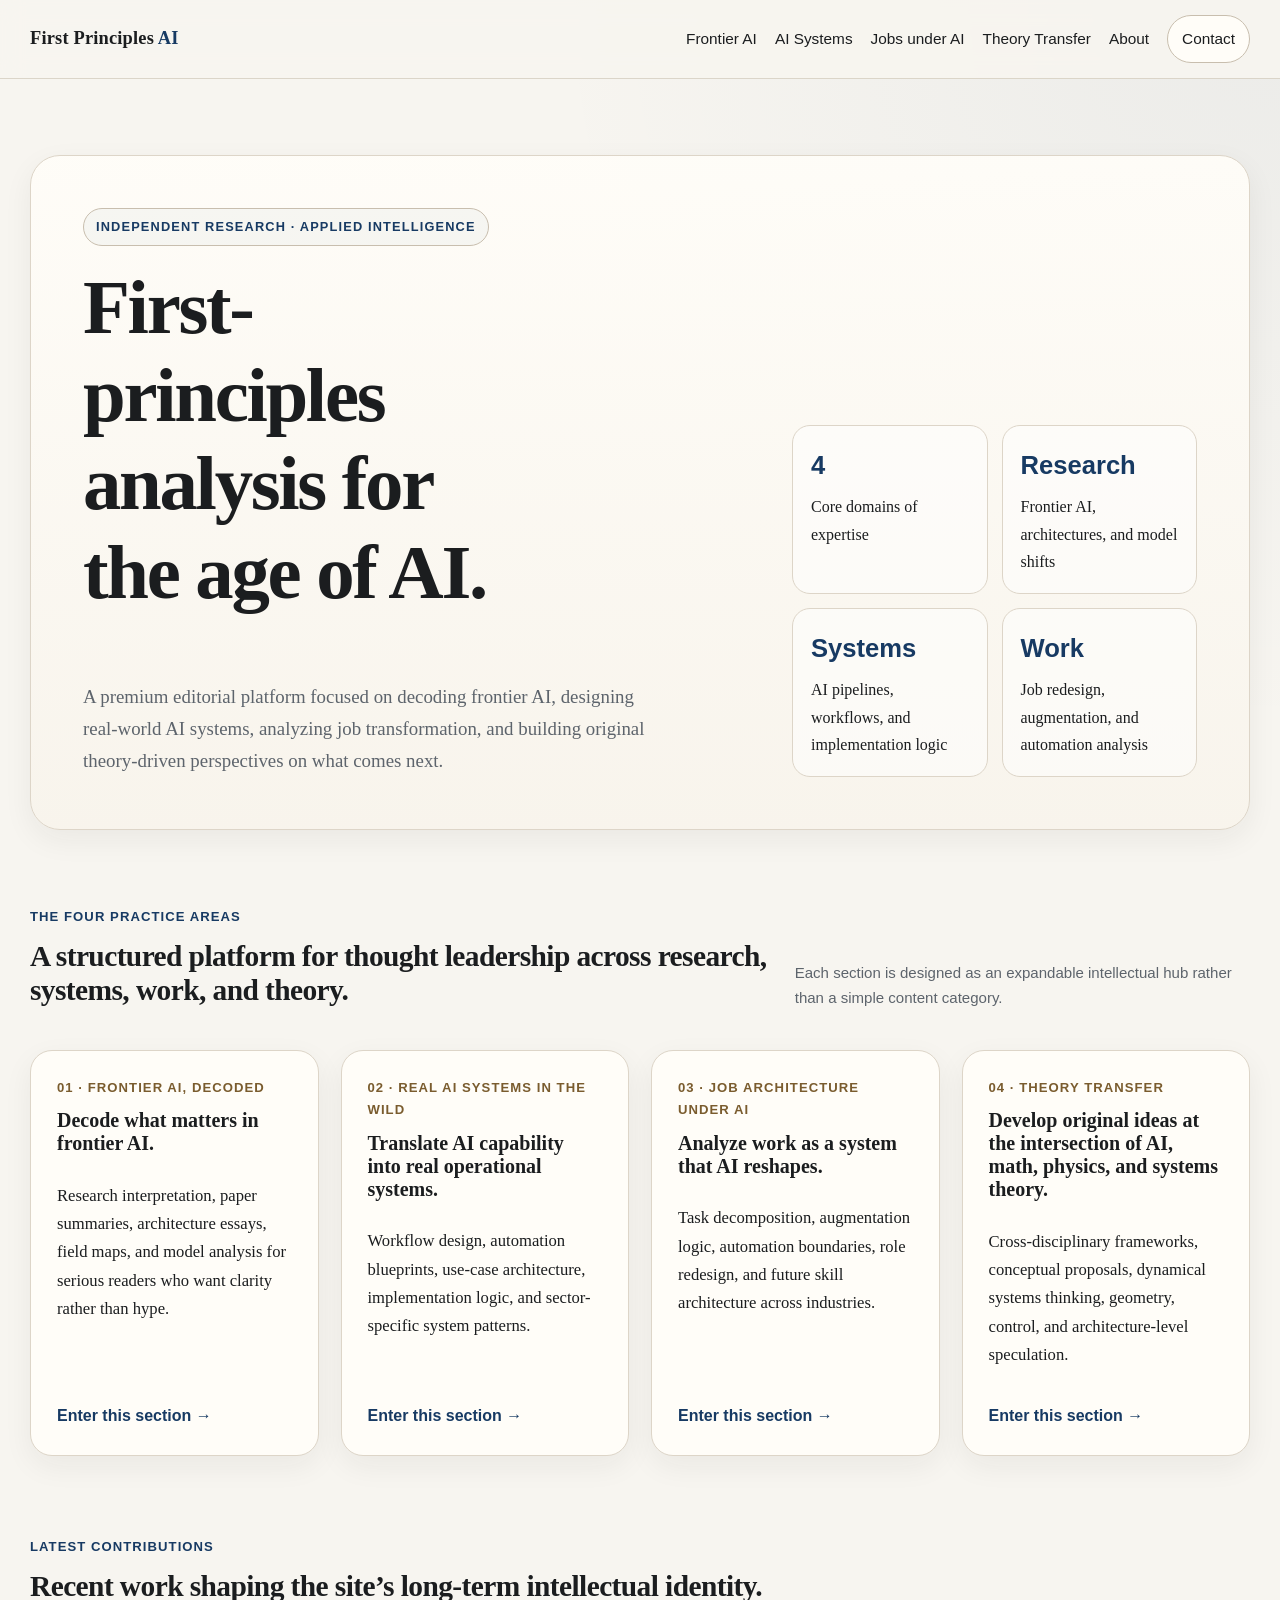
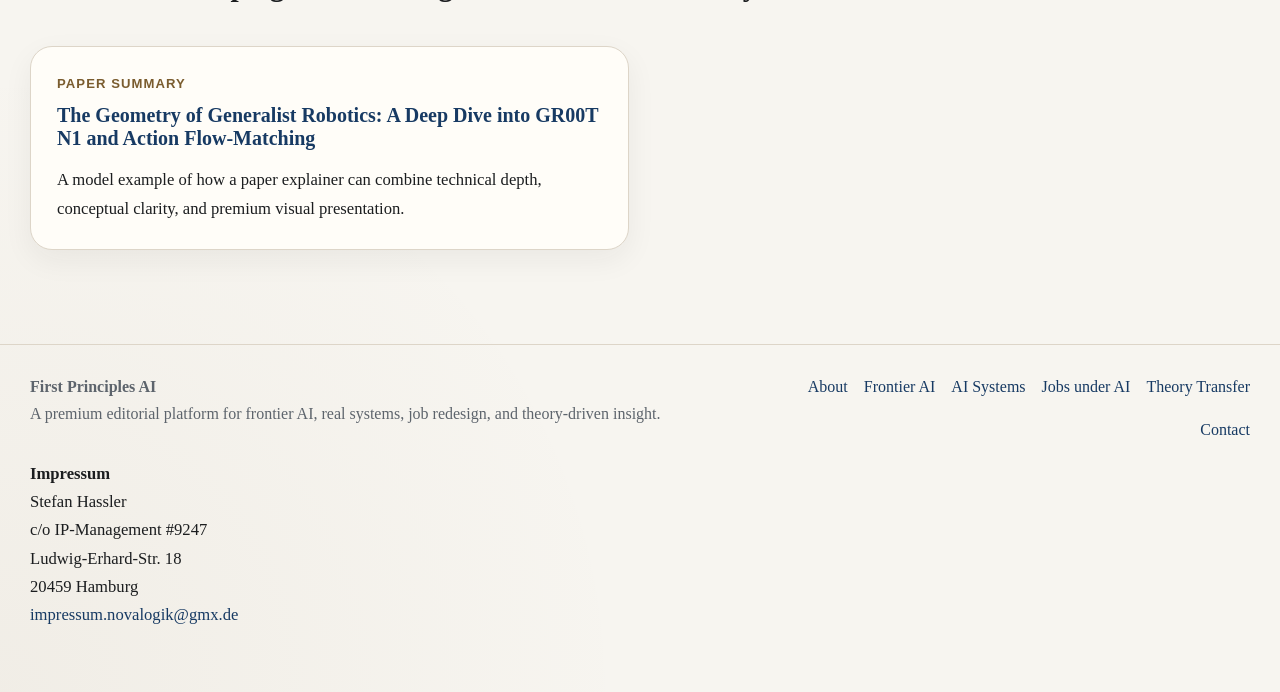
<file: index.html>
<!DOCTYPE html>
<html lang="en">
<head>
  <meta charset="UTF-8" />
  <meta name="viewport" content="width=device-width, initial-scale=1.0" />
  <title>First Principles AI — Research, Systems, Work, and Strategy</title>
  <meta name="description" content="A premium editorial platform focused on frontier AI, real AI systems, job architecture under AI, and theory transfer." />
  <link rel="stylesheet" href="styles.css" />
</head>
<body>
  <header class="site-header">
    <div class="container header-inner">
      <a class="brand" href="index.html">First Principles <span>AI</span></a>
      <nav class="main-nav">
        <a href="frontier-ai.html">Frontier AI</a>
        <a href="ai-systems.html">AI Systems</a>
        <a href="job-architecture.html">Jobs under AI</a>
        <a href="theory-transfer.html">Theory Transfer</a>
        <a href="about.html">About</a>
        <a class="cta-link" href="contact.html">Contact</a>
      </nav>
    </div>
  </header>

  <main>
    <section class="hero">
      <div class="container">
        <div class="hero-card">
          <div class="eyebrow">Independent Research · Applied Intelligence</div>
          <div class="hero-grid">
            <div>
              <h1>First-principles analysis for the age of AI.</h1>
              <p class="lead">
                A premium editorial platform focused on decoding frontier AI, designing real-world AI systems, analyzing job transformation, and building original theory-driven perspectives on what comes next.
              </p>
            </div>
            <div class="hero-stats">
              <div class="stat-card">
                <strong>4</strong>
                Core domains of expertise
              </div>
              <div class="stat-card">
                <strong>Research</strong>
                Frontier AI, architectures, and model shifts
              </div>
              <div class="stat-card">
                <strong>Systems</strong>
                AI pipelines, workflows, and implementation logic
              </div>
              <div class="stat-card">
                <strong>Work</strong>
                Job redesign, augmentation, and automation analysis
              </div>
            </div>
          </div>
        </div>
      </div>
    </section>

    <section class="section">
      <div class="container">
        <div class="section-head">
          <div>
            <div class="kicker">The Four Practice Areas</div>
            <h2>A structured platform for thought leadership across research, systems, work, and theory.</h2>
          </div>
          <p class="note">Each section is designed as an expandable intellectual hub rather than a simple content category.</p>
        </div>

        <div class="grid-4">
          <article class="card pillar-card">
            <div class="meta">01 · Frontier AI, decoded</div>
            <h3>Decode what matters in frontier AI.</h3>
            <p>Research interpretation, paper summaries, architecture essays, field maps, and model analysis for serious readers who want clarity rather than hype.</p>
            <div class="link-row"><a href="frontier-ai.html">Enter this section →</a></div>
          </article>

          <article class="card pillar-card">
            <div class="meta">02 · Real AI systems in the wild</div>
            <h3>Translate AI capability into real operational systems.</h3>
            <p>Workflow design, automation blueprints, use-case architecture, implementation logic, and sector-specific system patterns.</p>
            <div class="link-row"><a href="ai-systems.html">Enter this section →</a></div>
          </article>

          <article class="card pillar-card">
            <div class="meta">03 · Job Architecture under AI</div>
            <h3>Analyze work as a system that AI reshapes.</h3>
            <p>Task decomposition, augmentation logic, automation boundaries, role redesign, and future skill architecture across industries.</p>
            <div class="link-row"><a href="job-architecture.html">Enter this section →</a></div>
          </article>

          <article class="card pillar-card">
            <div class="meta">04 · Theory Transfer</div>
            <h3>Develop original ideas at the intersection of AI, math, physics, and systems theory.</h3>
            <p>Cross-disciplinary frameworks, conceptual proposals, dynamical systems thinking, geometry, control, and architecture-level speculation.</p>
            <div class="link-row"><a href="theory-transfer.html">Enter this section →</a></div>
          </article>
        </div>
      </div>
    </section>

    <section class="section">
      <div class="container">
        <div class="section-head">
          <div>
            <div class="kicker">Latest Contributions</div>
            <h2>Recent work shaping the site’s long-term intellectual identity.</h2>
          </div>
        </div>

        <div class="grid-2">
          <div class="card article-list">
            <div class="item">
              <div class="meta">Paper Summary</div>
              <h3><a href="frontier-paper-summary.html">The Geometry of Generalist Robotics: A Deep Dive into GR00T N1 and Action Flow-Matching</a></h3>
              <p>A model example of how a paper explainer can combine technical depth, conceptual clarity, and premium visual presentation.</p>
            </div>
    
          </div>
        </div>
      </div>
    </section>
  </main>

<footer class="site-footer">
  <div class="container footer-grid">
    <div>
      <strong>First Principles AI</strong><br />
      A premium editorial platform for frontier AI, real systems, job redesign, and theory-driven insight.
    </div>

    <div class="footer-links">
      <a href="about.html">About</a>
      <a href="frontier-ai.html">Frontier AI</a>
      <a href="ai-systems.html">AI Systems</a>
      <a href="job-architecture.html">Jobs under AI</a>
      <a href="theory-transfer.html">Theory Transfer</a>
      <a href="contact.html">Contact</a>
    </div>
  </div>

  <div class="container impressum">
    <p>
      <strong>Impressum</strong><br>
      Stefan Hassler<br>
      c/o IP-Management #9247<br>
      Ludwig-Erhard-Str. 18<br>
      20459 Hamburg<br>
      <a href="mailto:impressum.novalogik@gmx.de">impressum.novalogik@gmx.de</a>
    </p>
  </div>
</footer>
</body>
</html>
</file>
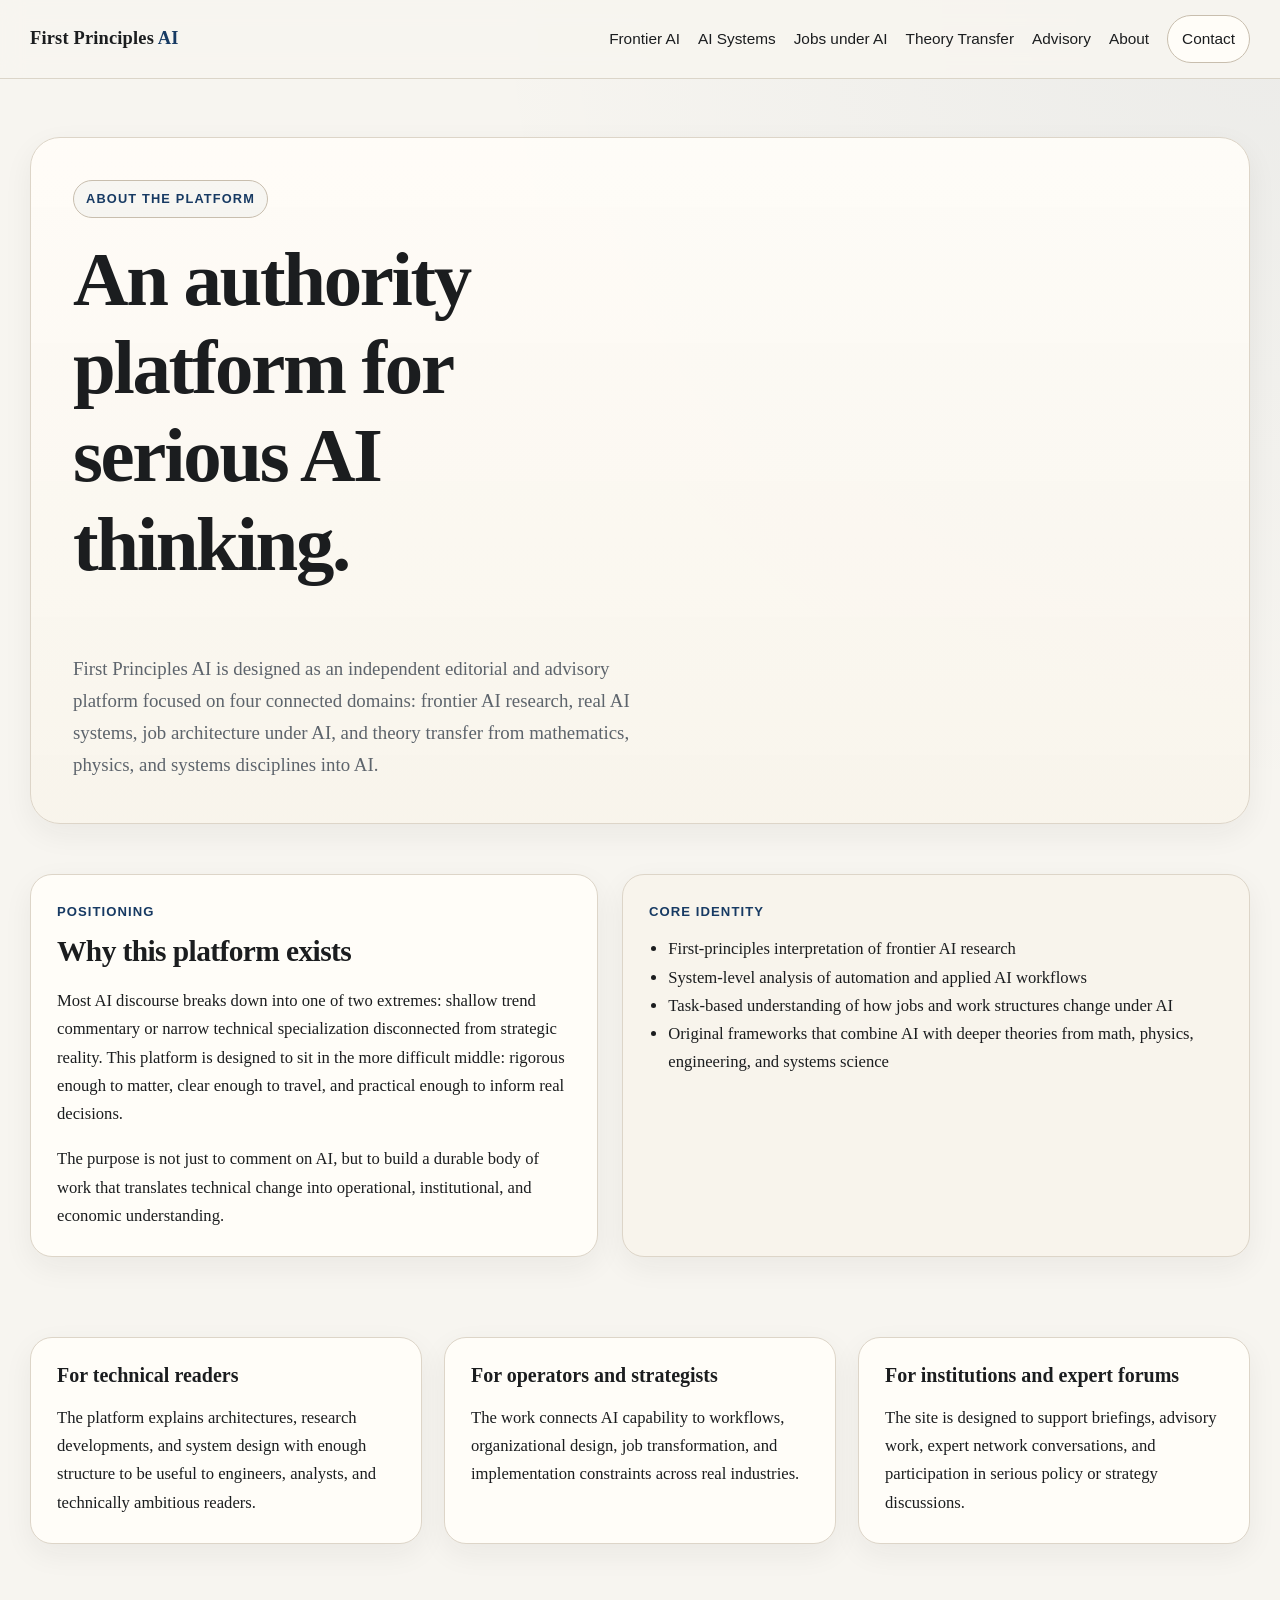
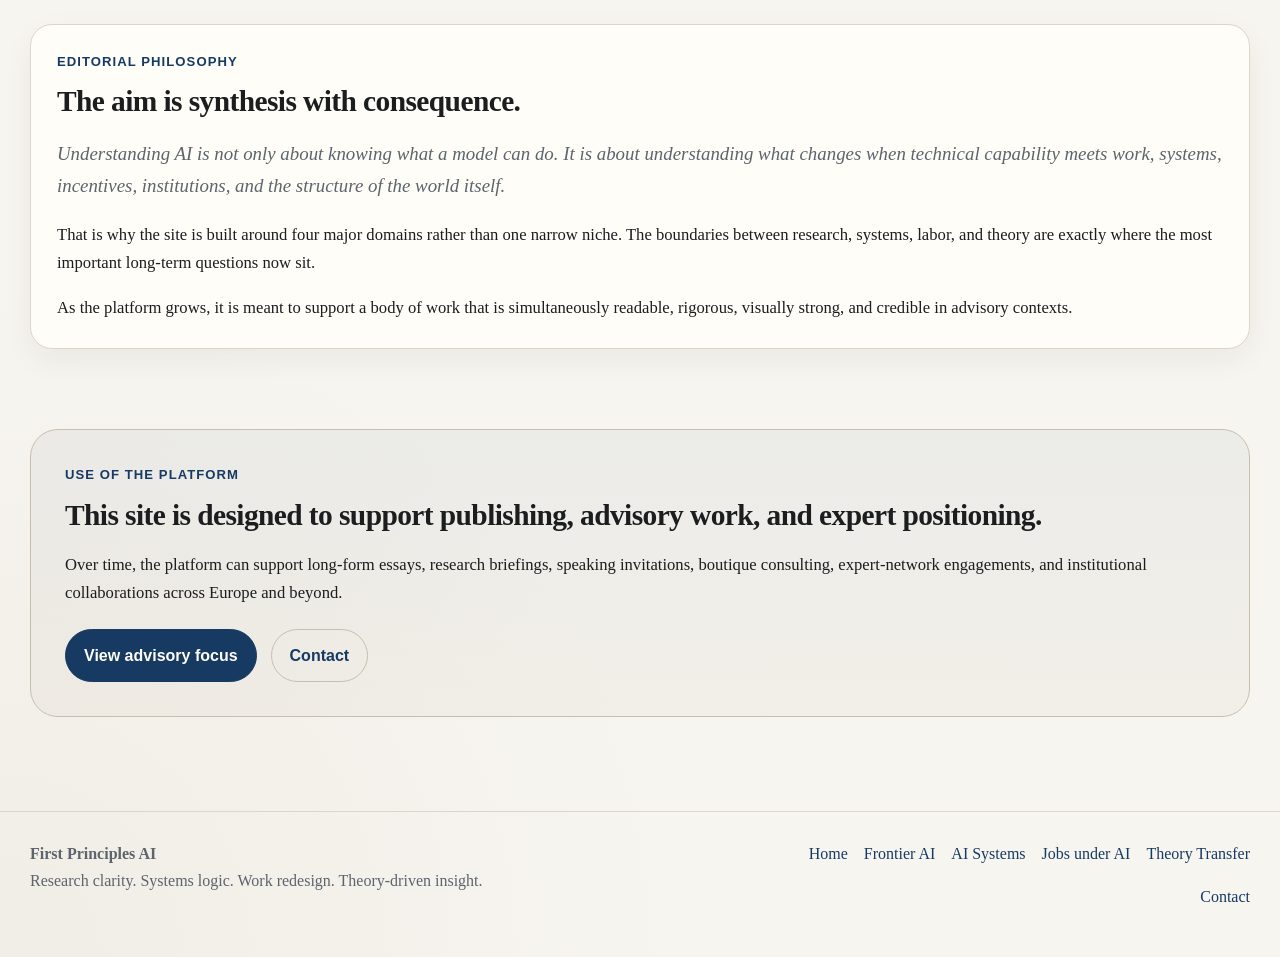
<file: about.html>
<!DOCTYPE html>
<html lang="en">
<head>
  <meta charset="UTF-8" />
  <meta name="viewport" content="width=device-width, initial-scale=1.0" />
  <title>About — First Principles AI</title>
  <meta name="description" content="About the intellectual positioning and purpose behind First Principles AI." />
  <link rel="stylesheet" href="styles.css" />
</head>
<body>
  <header class="site-header">
    <div class="container header-inner">
      <a class="brand" href="index.html">First Principles <span>AI</span></a>
      <nav class="main-nav">
        <a href="frontier-ai.html">Frontier AI</a>
        <a href="ai-systems.html">AI Systems</a>
        <a href="job-architecture.html">Jobs under AI</a>
        <a href="theory-transfer.html">Theory Transfer</a>
        <a href="advisory.html">Advisory</a>
        <a href="about.html">About</a>
        <a class="cta-link" href="contact.html">Contact</a>
      </nav>
    </div>
  </header>

  <main>
    <section class="page-hero">
      <div class="container">
        <div class="hero-card">
          <div class="eyebrow">About the Platform</div>
          <h1 class="page-title">An authority platform for serious AI thinking.</h1>
          <p class="lead">
            First Principles AI is designed as an independent editorial and advisory platform focused on four connected domains: frontier AI research, real AI systems, job architecture under AI, and theory transfer from mathematics, physics, and systems disciplines into AI.
          </p>
        </div>
      </div>
    </section>

    <section class="section">
      <div class="container split">
        <div class="card">
          <div class="kicker">Positioning</div>
          <h2>Why this platform exists</h2>
          <p>
            Most AI discourse breaks down into one of two extremes: shallow trend commentary or narrow technical specialization disconnected from strategic reality. This platform is designed to sit in the more difficult middle: rigorous enough to matter, clear enough to travel, and practical enough to inform real decisions.
          </p>
          <p>
            The purpose is not just to comment on AI, but to build a durable body of work that translates technical change into operational, institutional, and economic understanding.
          </p>
        </div>

        <div class="card soft">
          <div class="kicker">Core Identity</div>
          <ul class="feature-list">
            <li>First-principles interpretation of frontier AI research</li>
            <li>System-level analysis of automation and applied AI workflows</li>
            <li>Task-based understanding of how jobs and work structures change under AI</li>
            <li>Original frameworks that combine AI with deeper theories from math, physics, engineering, and systems science</li>
          </ul>
        </div>
      </div>
    </section>

    <section class="section">
      <div class="container grid-3">
        <article class="card">
          <h3>For technical readers</h3>
          <p>The platform explains architectures, research developments, and system design with enough structure to be useful to engineers, analysts, and technically ambitious readers.</p>
        </article>

        <article class="card">
          <h3>For operators and strategists</h3>
          <p>The work connects AI capability to workflows, organizational design, job transformation, and implementation constraints across real industries.</p>
        </article>

        <article class="card">
          <h3>For institutions and expert forums</h3>
          <p>The site is designed to support briefings, advisory work, expert network conversations, and participation in serious policy or strategy discussions.</p>
        </article>
      </div>
    </section>

    <section class="section">
      <div class="container">
        <div class="card">
          <div class="kicker">Editorial Philosophy</div>
          <h2>The aim is synthesis with consequence.</h2>
          <p class="quote">
            Understanding AI is not only about knowing what a model can do. It is about understanding what changes when technical capability meets work, systems, incentives, institutions, and the structure of the world itself.
          </p>
          <p>
            That is why the site is built around four major domains rather than one narrow niche. The boundaries between research, systems, labor, and theory are exactly where the most important long-term questions now sit.
          </p>
          <p>
            As the platform grows, it is meant to support a body of work that is simultaneously readable, rigorous, visually strong, and credible in advisory contexts.
          </p>
        </div>
      </div>
    </section>

    <section class="section">
      <div class="container">
        <div class="cta-panel">
          <div class="kicker">Use of the Platform</div>
          <h2>This site is designed to support publishing, advisory work, and expert positioning.</h2>
          <p>
            Over time, the platform can support long-form essays, research briefings, speaking invitations, boutique consulting, expert-network engagements, and institutional collaborations across Europe and beyond.
          </p>
          <div class="button-row">
            <a class="button" href="advisory.html">View advisory focus</a>
            <a class="button secondary" href="contact.html">Contact</a>
          </div>
        </div>
      </div>
    </section>
  </main>

  <footer class="site-footer">
    <div class="container footer-grid">
      <div>
        <strong>First Principles AI</strong><br />
        Research clarity. Systems logic. Work redesign. Theory-driven insight.
      </div>
      <div class="footer-links">
        <a href="index.html">Home</a>
        <a href="frontier-ai.html">Frontier AI</a>
        <a href="ai-systems.html">AI Systems</a>
        <a href="job-architecture.html">Jobs under AI</a>
        <a href="theory-transfer.html">Theory Transfer</a>
        <a href="contact.html">Contact</a>
      </div>
    </div>
  </footer>
</body>
</html>
</file>
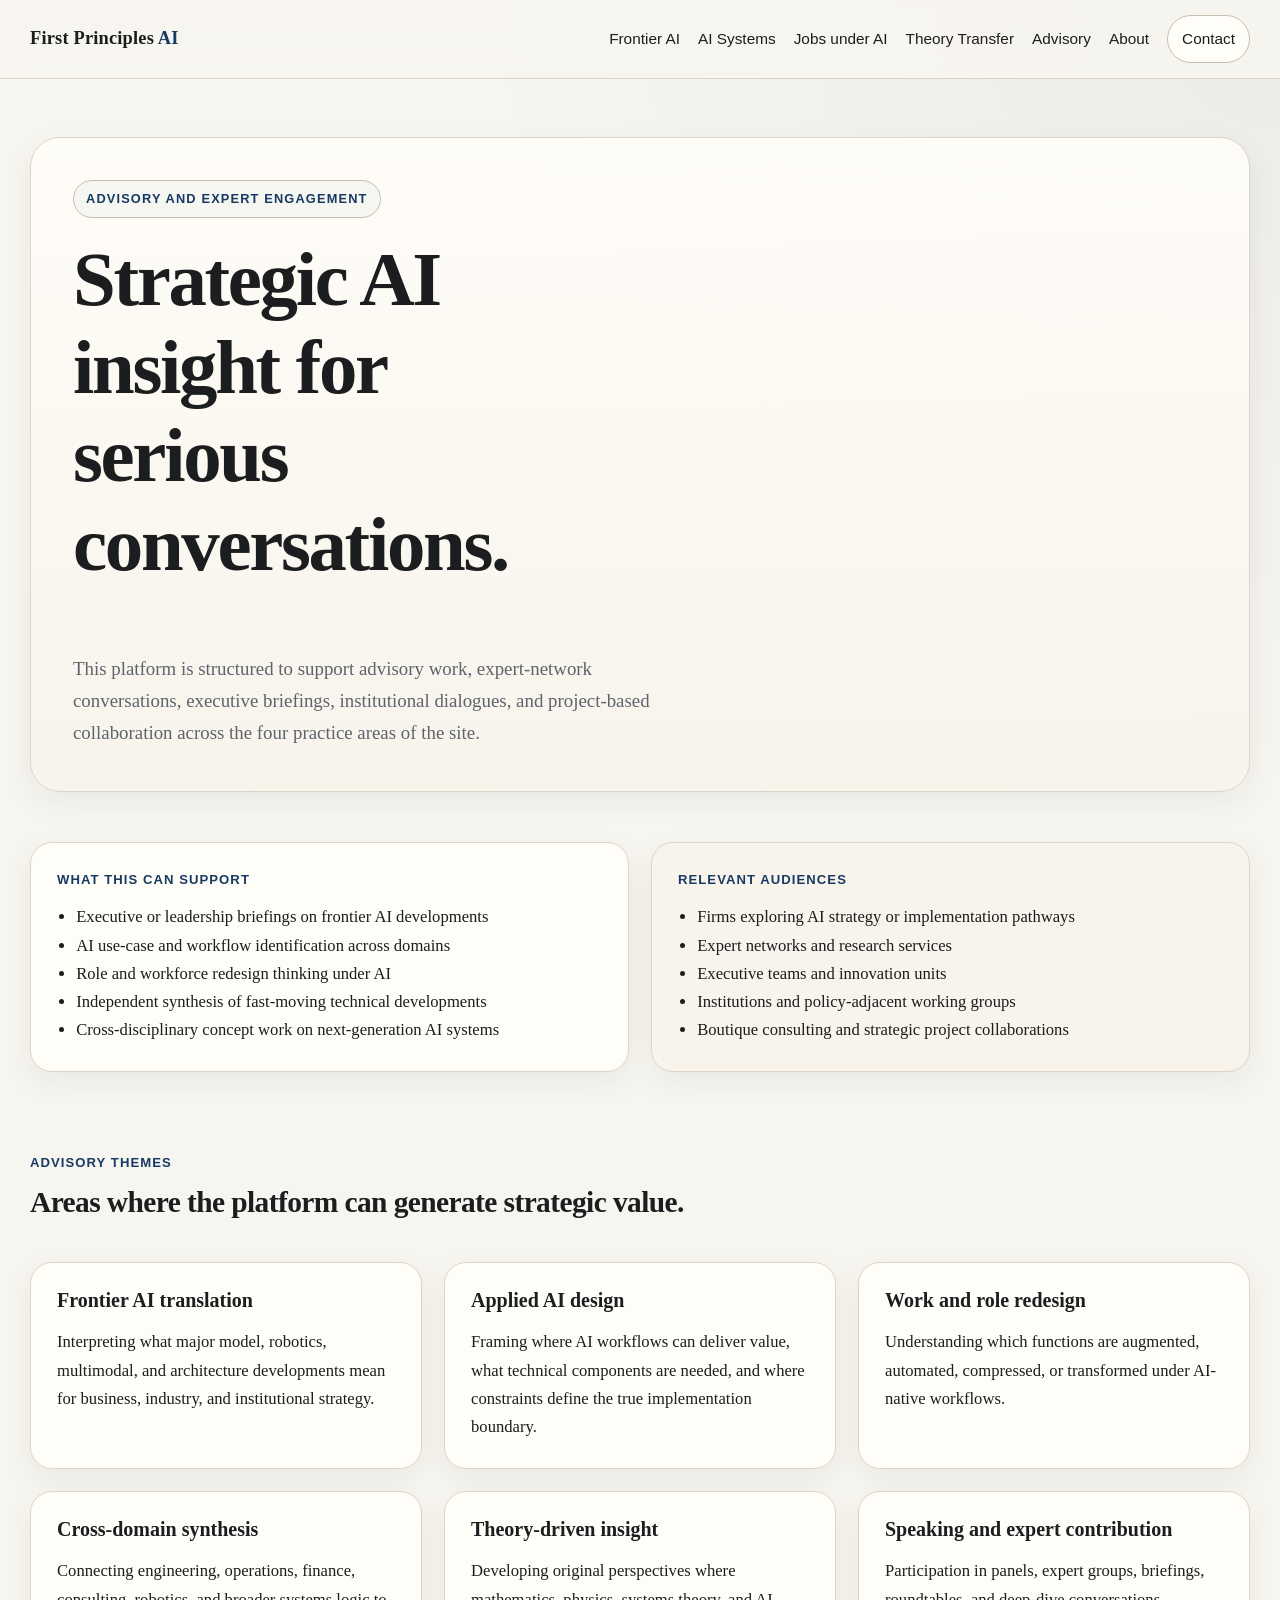
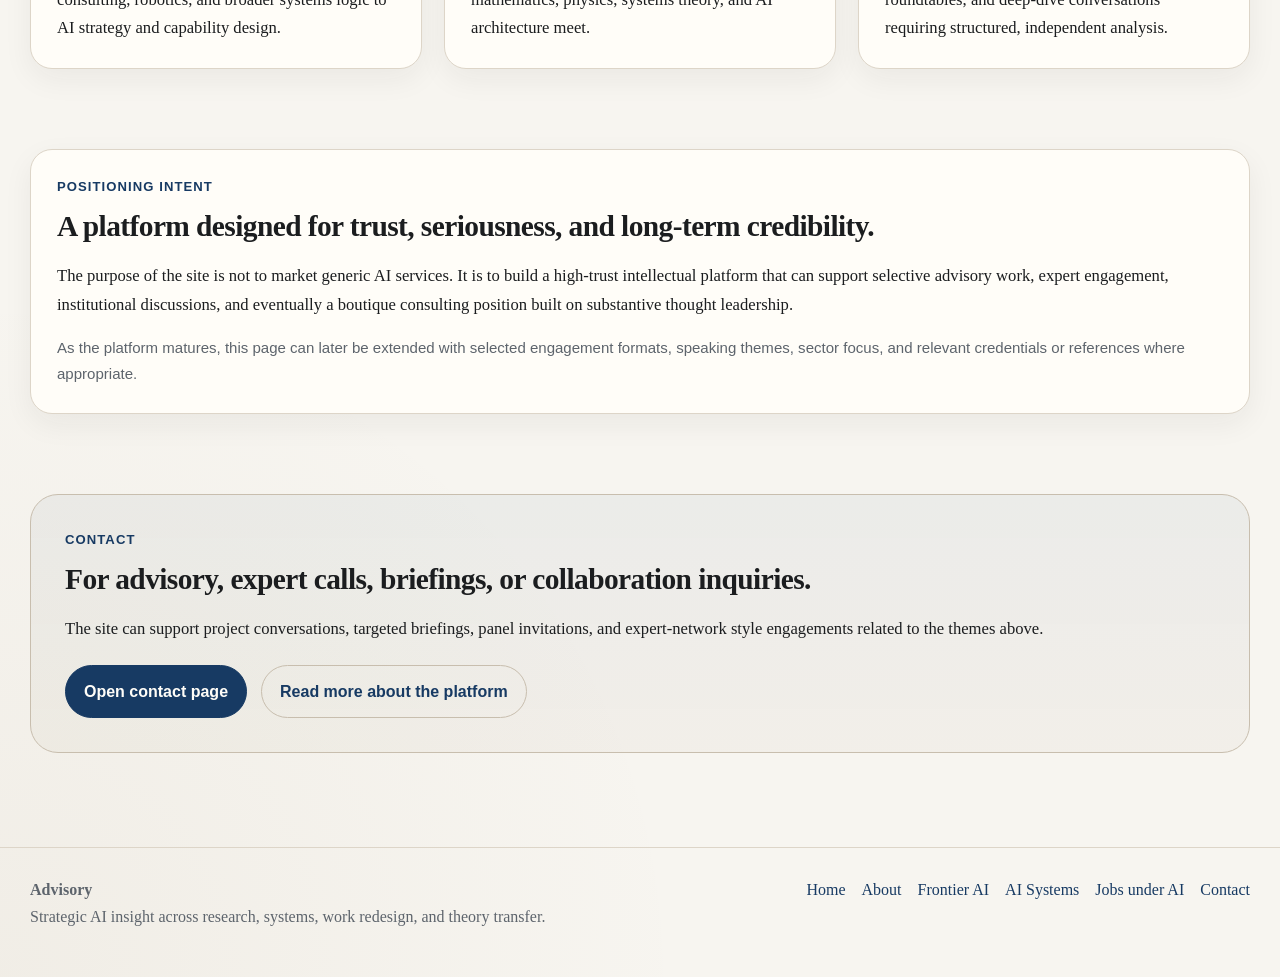
<file: advisory.html>
<!DOCTYPE html>
<html lang="en">
<head>
  <meta charset="UTF-8" />
  <meta name="viewport" content="width=device-width, initial-scale=1.0" />
  <title>Advisory — First Principles AI</title>
  <meta name="description" content="Advisory themes and expert engagement areas across frontier AI, systems, work redesign, and theory transfer." />
  <link rel="stylesheet" href="styles.css" />
</head>
<body>
  <header class="site-header">
    <div class="container header-inner">
      <a class="brand" href="index.html">First Principles <span>AI</span></a>
      <nav class="main-nav">
        <a href="frontier-ai.html">Frontier AI</a>
        <a href="ai-systems.html">AI Systems</a>
        <a href="job-architecture.html">Jobs under AI</a>
        <a href="theory-transfer.html">Theory Transfer</a>
        <a href="advisory.html">Advisory</a>
        <a href="about.html">About</a>
        <a class="cta-link" href="contact.html">Contact</a>
      </nav>
    </div>
  </header>

  <main>
    <section class="page-hero">
      <div class="container">
        <div class="hero-card">
          <div class="eyebrow">Advisory and Expert Engagement</div>
          <h1 class="page-title">Strategic AI insight for serious conversations.</h1>
          <p class="lead">
            This platform is structured to support advisory work, expert-network conversations, executive briefings, institutional dialogues, and project-based collaboration across the four practice areas of the site.
          </p>
        </div>
      </div>
    </section>

    <section class="section">
      <div class="container grid-2">
        <article class="card">
          <div class="kicker">What this can support</div>
          <ul class="feature-list">
            <li>Executive or leadership briefings on frontier AI developments</li>
            <li>AI use-case and workflow identification across domains</li>
            <li>Role and workforce redesign thinking under AI</li>
            <li>Independent synthesis of fast-moving technical developments</li>
            <li>Cross-disciplinary concept work on next-generation AI systems</li>
          </ul>
        </article>

        <article class="card soft">
          <div class="kicker">Relevant audiences</div>
          <ul class="feature-list">
            <li>Firms exploring AI strategy or implementation pathways</li>
            <li>Expert networks and research services</li>
            <li>Executive teams and innovation units</li>
            <li>Institutions and policy-adjacent working groups</li>
            <li>Boutique consulting and strategic project collaborations</li>
          </ul>
        </article>
      </div>
    </section>

    <section class="section">
      <div class="container">
        <div class="section-head">
          <div>
            <div class="kicker">Advisory Themes</div>
            <h2>Areas where the platform can generate strategic value.</h2>
          </div>
        </div>

        <div class="grid-3">
          <article class="card">
            <h3>Frontier AI translation</h3>
            <p>Interpreting what major model, robotics, multimodal, and architecture developments mean for business, industry, and institutional strategy.</p>
          </article>

          <article class="card">
            <h3>Applied AI design</h3>
            <p>Framing where AI workflows can deliver value, what technical components are needed, and where constraints define the true implementation boundary.</p>
          </article>

          <article class="card">
            <h3>Work and role redesign</h3>
            <p>Understanding which functions are augmented, automated, compressed, or transformed under AI-native workflows.</p>
          </article>

          <article class="card">
            <h3>Cross-domain synthesis</h3>
            <p>Connecting engineering, operations, finance, consulting, robotics, and broader systems logic to AI strategy and capability design.</p>
          </article>

          <article class="card">
            <h3>Theory-driven insight</h3>
            <p>Developing original perspectives where mathematics, physics, systems theory, and AI architecture meet.</p>
          </article>

          <article class="card">
            <h3>Speaking and expert contribution</h3>
            <p>Participation in panels, expert groups, briefings, roundtables, and deep-dive conversations requiring structured, independent analysis.</p>
          </article>
        </div>
      </div>
    </section>

    <section class="section">
      <div class="container">
        <div class="card">
          <div class="kicker">Positioning Intent</div>
          <h2>A platform designed for trust, seriousness, and long-term credibility.</h2>
          <p>
            The purpose of the site is not to market generic AI services. It is to build a high-trust intellectual platform that can support selective advisory work, expert engagement, institutional discussions, and eventually a boutique consulting position built on substantive thought leadership.
          </p>
          <p class="note">
            As the platform matures, this page can later be extended with selected engagement formats, speaking themes, sector focus, and relevant credentials or references where appropriate.
          </p>
        </div>
      </div>
    </section>

    <section class="section">
      <div class="container">
        <div class="cta-panel">
          <div class="kicker">Contact</div>
          <h2>For advisory, expert calls, briefings, or collaboration inquiries.</h2>
          <p>
            The site can support project conversations, targeted briefings, panel invitations, and expert-network style engagements related to the themes above.
          </p>
          <div class="button-row">
            <a class="button" href="contact.html">Open contact page</a>
            <a class="button secondary" href="about.html">Read more about the platform</a>
          </div>
        </div>
      </div>
    </section>
  </main>

  <footer class="site-footer">
    <div class="container footer-grid">
      <div>
        <strong>Advisory</strong><br />
        Strategic AI insight across research, systems, work redesign, and theory transfer.
      </div>
      <div class="footer-links">
        <a href="index.html">Home</a>
        <a href="about.html">About</a>
        <a href="frontier-ai.html">Frontier AI</a>
        <a href="ai-systems.html">AI Systems</a>
        <a href="job-architecture.html">Jobs under AI</a>
        <a href="contact.html">Contact</a>
      </div>
    </div>
  </footer>
</body>
</html>
</file>
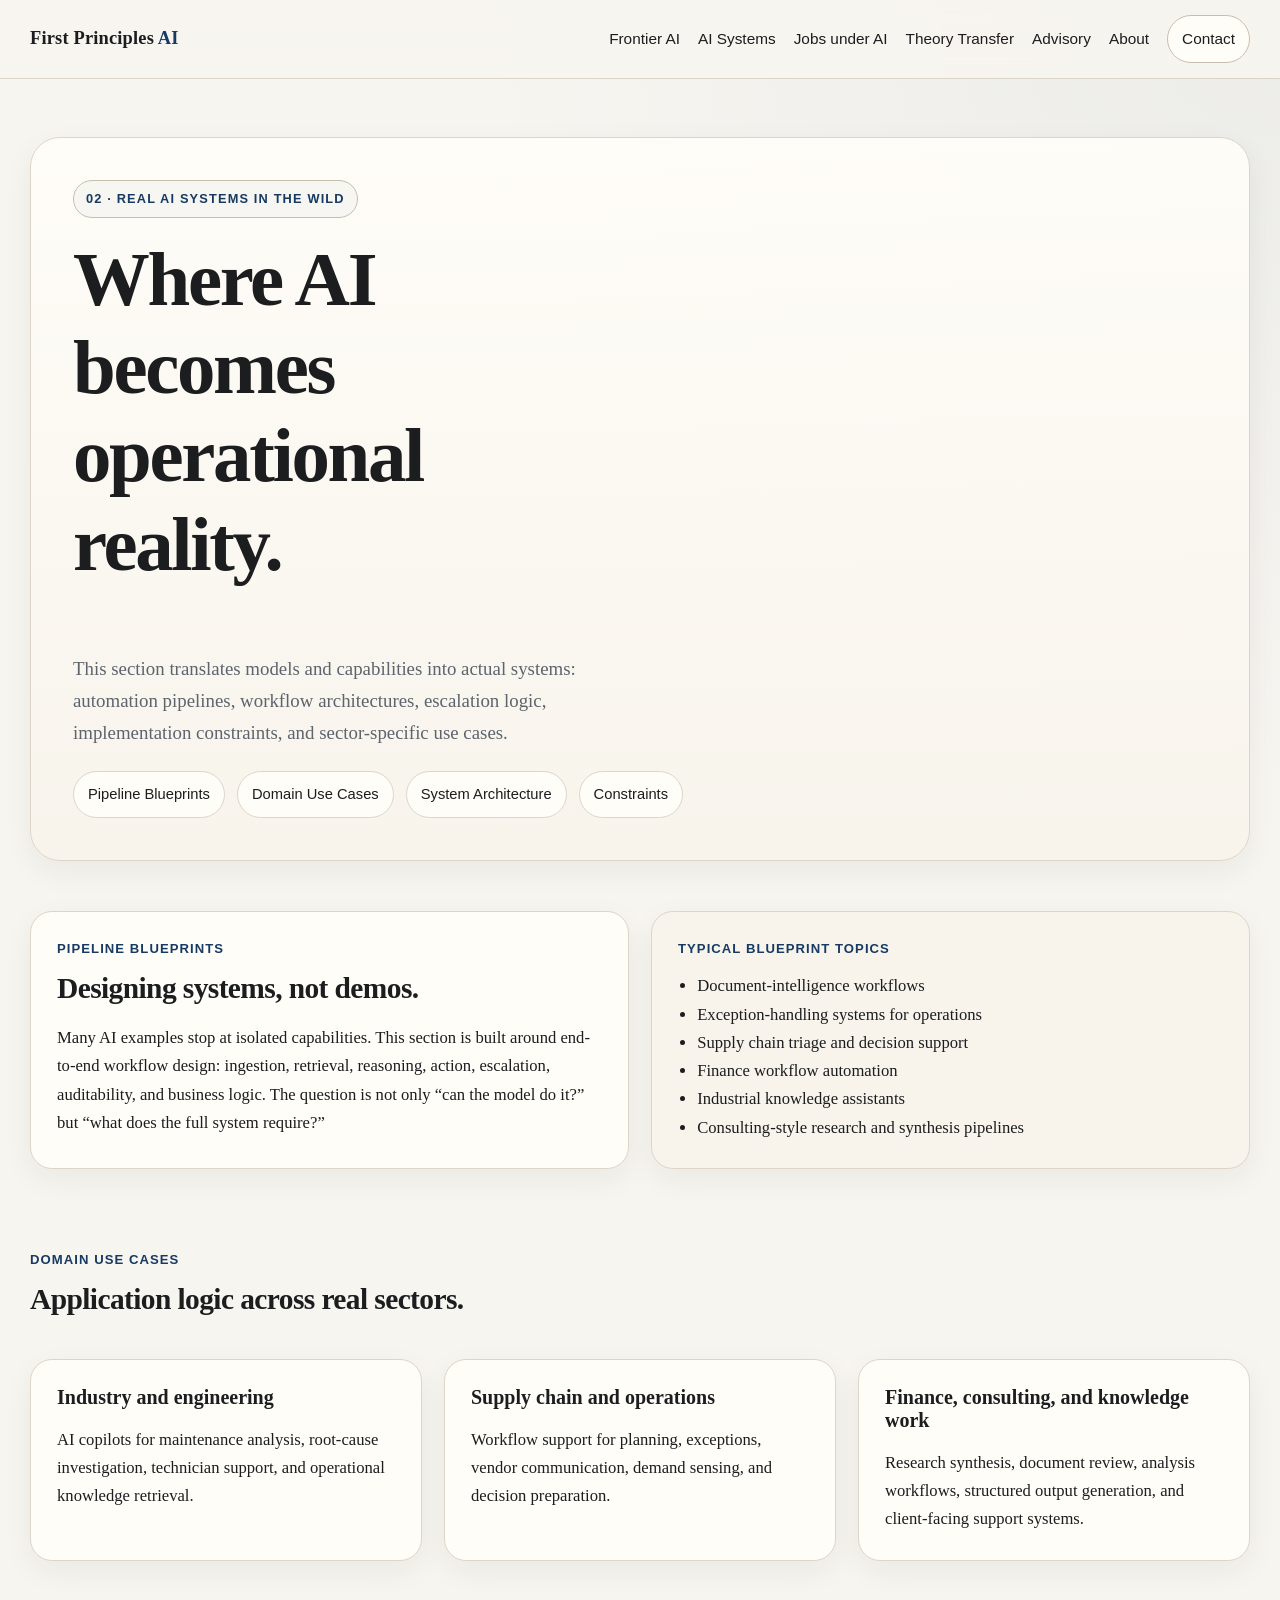
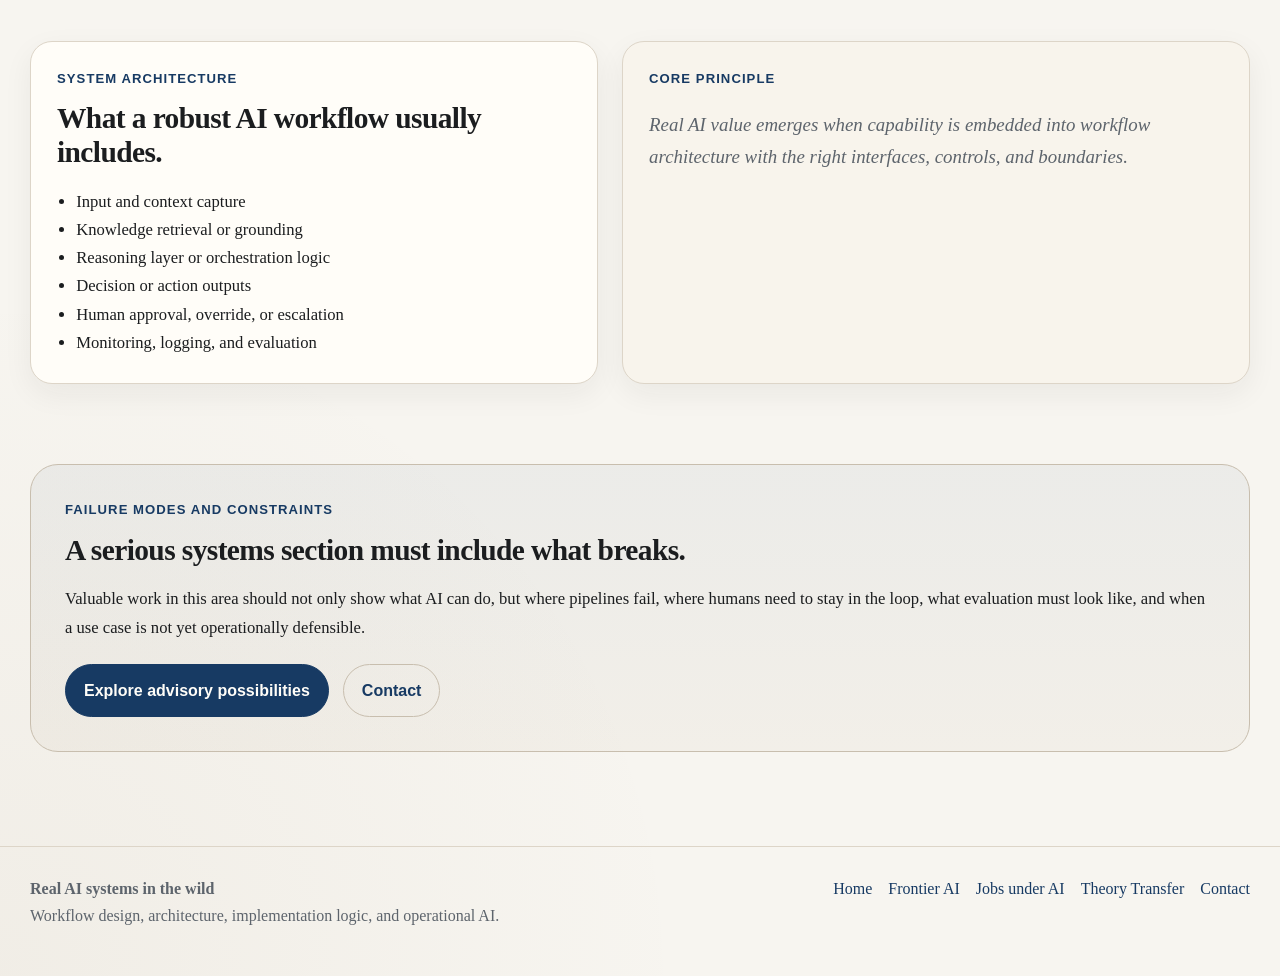
<file: ai-systems.html>
<!DOCTYPE html>
<html lang="en">
<head>
  <meta charset="UTF-8" />
  <meta name="viewport" content="width=device-width, initial-scale=1.0" />
  <title>Real AI systems in the wild — First Principles AI</title>
  <meta name="description" content="AI workflow design, automation blueprints, and real-world system architecture." />
  <link rel="stylesheet" href="styles.css" />
</head>
<body>
  <header class="site-header">
    <div class="container header-inner">
      <a class="brand" href="index.html">First Principles <span>AI</span></a>
      <nav class="main-nav">
        <a href="frontier-ai.html">Frontier AI</a>
        <a href="ai-systems.html">AI Systems</a>
        <a href="job-architecture.html">Jobs under AI</a>
        <a href="theory-transfer.html">Theory Transfer</a>
        <a href="advisory.html">Advisory</a>
        <a href="about.html">About</a>
        <a class="cta-link" href="contact.html">Contact</a>
      </nav>
    </div>
  </header>

  <main>
    <section class="page-hero">
      <div class="container">
        <div class="hero-card">
          <div class="eyebrow">02 · Real AI systems in the wild</div>
          <h1 class="page-title">Where AI becomes operational reality.</h1>
          <p class="lead">
            This section translates models and capabilities into actual systems: automation pipelines, workflow architectures, escalation logic, implementation constraints, and sector-specific use cases.
          </p>
          <div class="subnav">
            <a href="#blueprints">Pipeline Blueprints</a>
            <a href="#domains">Domain Use Cases</a>
            <a href="#architecture">System Architecture</a>
            <a href="#constraints">Constraints</a>
          </div>
        </div>
      </div>
    </section>

    <section id="blueprints" class="section">
      <div class="container grid-2">
        <article class="card">
          <div class="kicker">Pipeline Blueprints</div>
          <h2>Designing systems, not demos.</h2>
          <p>
            Many AI examples stop at isolated capabilities. This section is built around end-to-end workflow design: ingestion, retrieval, reasoning, action, escalation, auditability, and business logic. The question is not only “can the model do it?” but “what does the full system require?”
          </p>
        </article>

        <article class="card soft">
          <div class="kicker">Typical blueprint topics</div>
          <ul class="feature-list">
            <li>Document-intelligence workflows</li>
            <li>Exception-handling systems for operations</li>
            <li>Supply chain triage and decision support</li>
            <li>Finance workflow automation</li>
            <li>Industrial knowledge assistants</li>
            <li>Consulting-style research and synthesis pipelines</li>
          </ul>
        </article>
      </div>
    </section>

    <section id="domains" class="section">
      <div class="container">
        <div class="section-head">
          <div>
            <div class="kicker">Domain Use Cases</div>
            <h2>Application logic across real sectors.</h2>
          </div>
        </div>

        <div class="grid-3">
          <article class="card">
            <h3>Industry and engineering</h3>
            <p>AI copilots for maintenance analysis, root-cause investigation, technician support, and operational knowledge retrieval.</p>
          </article>

          <article class="card">
            <h3>Supply chain and operations</h3>
            <p>Workflow support for planning, exceptions, vendor communication, demand sensing, and decision preparation.</p>
          </article>

          <article class="card">
            <h3>Finance, consulting, and knowledge work</h3>
            <p>Research synthesis, document review, analysis workflows, structured output generation, and client-facing support systems.</p>
          </article>
        </div>
      </div>
    </section>

    <section id="architecture" class="section">
      <div class="container split">
        <div class="card">
          <div class="kicker">System Architecture</div>
          <h2>What a robust AI workflow usually includes.</h2>
          <ul class="feature-list">
            <li>Input and context capture</li>
            <li>Knowledge retrieval or grounding</li>
            <li>Reasoning layer or orchestration logic</li>
            <li>Decision or action outputs</li>
            <li>Human approval, override, or escalation</li>
            <li>Monitoring, logging, and evaluation</li>
          </ul>
        </div>

        <div class="card soft">
          <div class="kicker">Core principle</div>
          <p class="quote">
            Real AI value emerges when capability is embedded into workflow architecture with the right interfaces, controls, and boundaries.
          </p>
        </div>
      </div>
    </section>

    <section id="constraints" class="section">
      <div class="container">
        <div class="cta-panel">
          <div class="kicker">Failure Modes and Constraints</div>
          <h2>A serious systems section must include what breaks.</h2>
          <p>
            Valuable work in this area should not only show what AI can do, but where pipelines fail, where humans need to stay in the loop, what evaluation must look like, and when a use case is not yet operationally defensible.
          </p>
          <div class="button-row">
            <a class="button" href="advisory.html">Explore advisory possibilities</a>
            <a class="button secondary" href="contact.html">Contact</a>
          </div>
        </div>
      </div>
    </section>
  </main>

  <footer class="site-footer">
    <div class="container footer-grid">
      <div>
        <strong>Real AI systems in the wild</strong><br />
        Workflow design, architecture, implementation logic, and operational AI.
      </div>
      <div class="footer-links">
        <a href="index.html">Home</a>
        <a href="frontier-ai.html">Frontier AI</a>
        <a href="job-architecture.html">Jobs under AI</a>
        <a href="theory-transfer.html">Theory Transfer</a>
        <a href="contact.html">Contact</a>
      </div>
    </div>
  </footer>
</body>
</html>
</file>
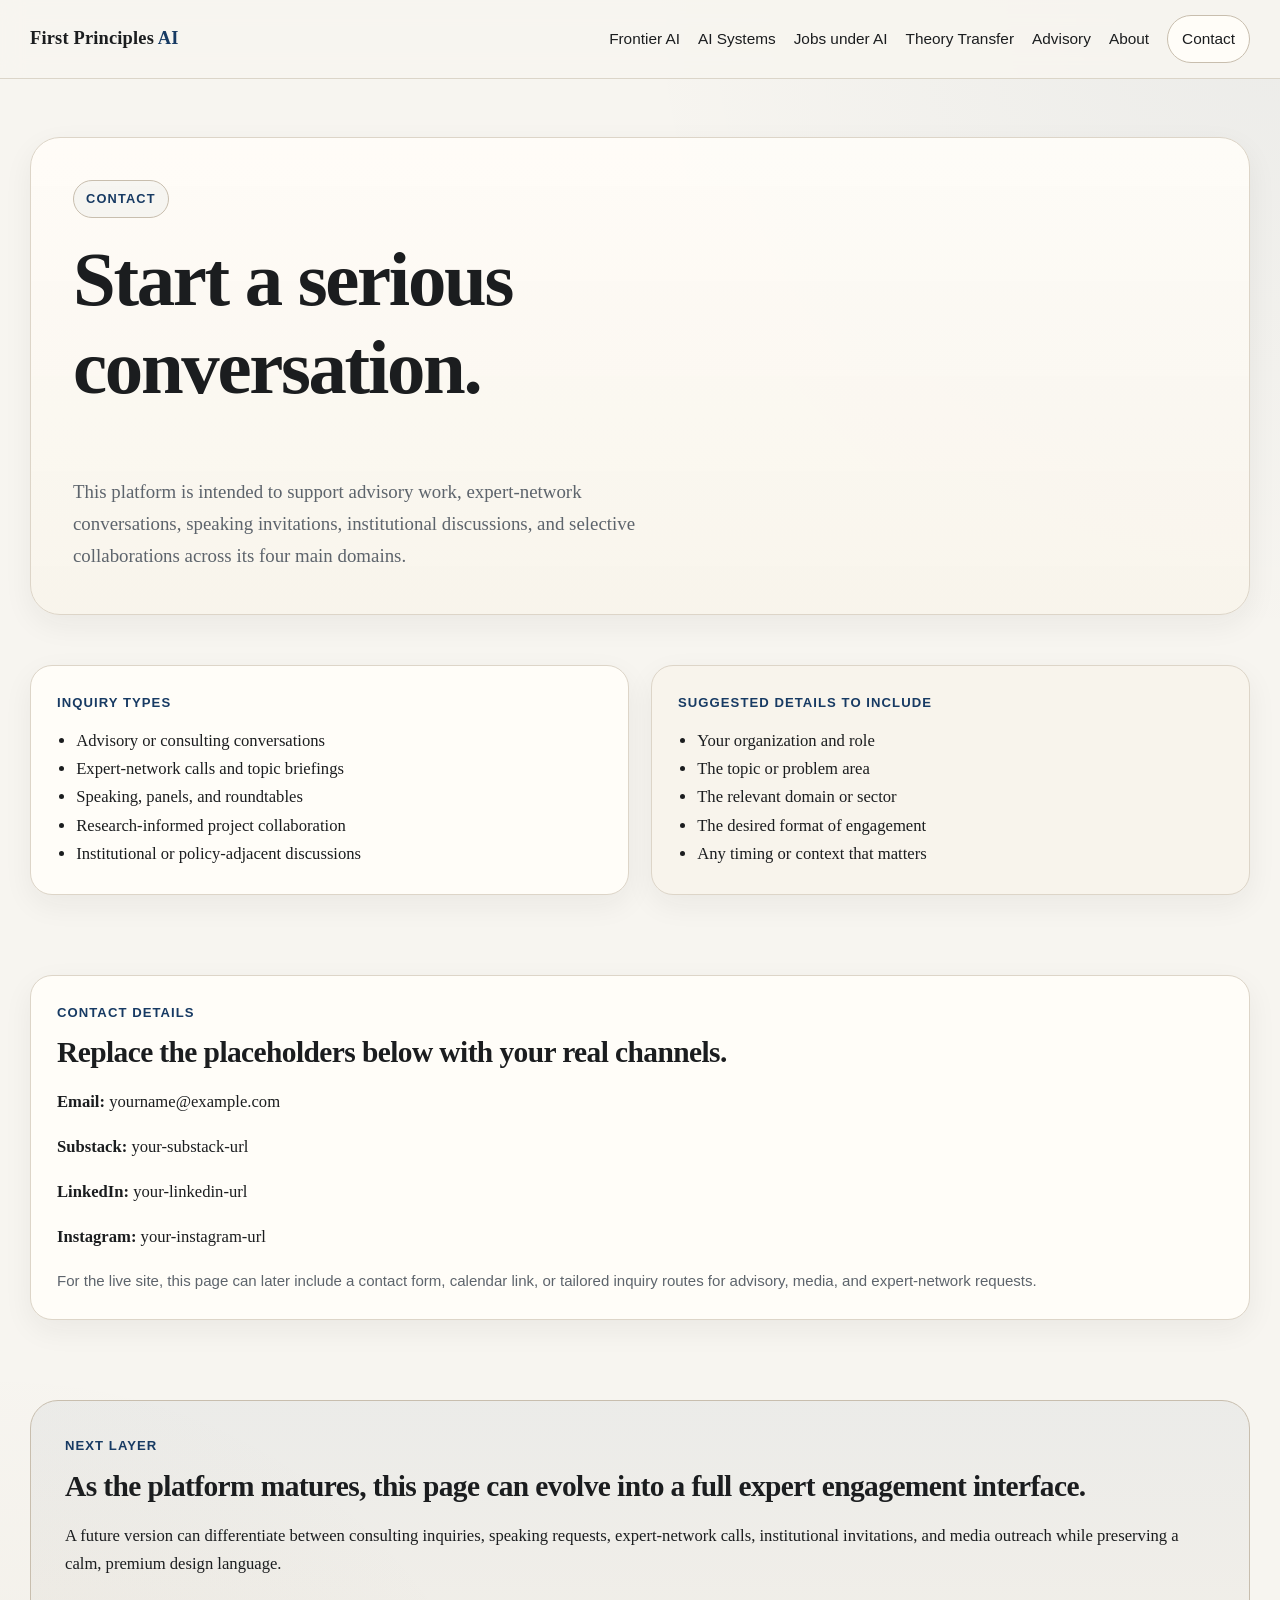
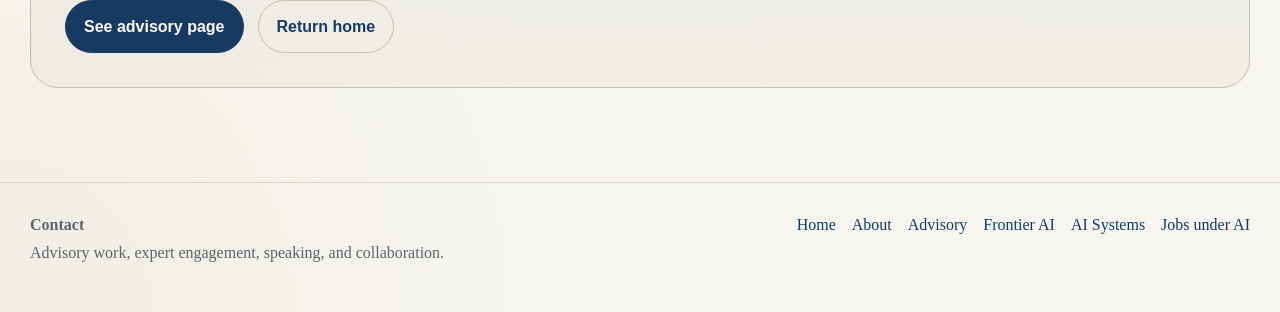
<file: contact.html>
<!DOCTYPE html>
<html lang="en">
<head>
  <meta charset="UTF-8" />
  <meta name="viewport" content="width=device-width, initial-scale=1.0" />
  <title>Contact — First Principles AI</title>
  <meta name="description" content="Contact page for advisory work, expert engagements, speaking, and collaboration." />
  <link rel="stylesheet" href="styles.css" />
</head>
<body>
  <header class="site-header">
    <div class="container header-inner">
      <a class="brand" href="index.html">First Principles <span>AI</span></a>
      <nav class="main-nav">
        <a href="frontier-ai.html">Frontier AI</a>
        <a href="ai-systems.html">AI Systems</a>
        <a href="job-architecture.html">Jobs under AI</a>
        <a href="theory-transfer.html">Theory Transfer</a>
        <a href="advisory.html">Advisory</a>
        <a href="about.html">About</a>
        <a class="cta-link" href="contact.html">Contact</a>
      </nav>
    </div>
  </header>

  <main>
    <section class="page-hero">
      <div class="container">
        <div class="hero-card">
          <div class="eyebrow">Contact</div>
          <h1 class="page-title">Start a serious conversation.</h1>
          <p class="lead">
            This platform is intended to support advisory work, expert-network conversations, speaking invitations, institutional discussions, and selective collaborations across its four main domains.
          </p>
        </div>
      </div>
    </section>

    <section class="section">
      <div class="container grid-2">
        <article class="card">
          <div class="kicker">Inquiry Types</div>
          <ul class="feature-list">
            <li>Advisory or consulting conversations</li>
            <li>Expert-network calls and topic briefings</li>
            <li>Speaking, panels, and roundtables</li>
            <li>Research-informed project collaboration</li>
            <li>Institutional or policy-adjacent discussions</li>
          </ul>
        </article>

        <article class="card soft">
          <div class="kicker">Suggested details to include</div>
          <ul class="feature-list">
            <li>Your organization and role</li>
            <li>The topic or problem area</li>
            <li>The relevant domain or sector</li>
            <li>The desired format of engagement</li>
            <li>Any timing or context that matters</li>
          </ul>
        </article>
      </div>
    </section>

    <section class="section">
      <div class="container">
        <div class="card">
          <div class="kicker">Contact Details</div>
          <h2>Replace the placeholders below with your real channels.</h2>
          <p><strong>Email:</strong> yourname@example.com</p>
          <p><strong>Substack:</strong> your-substack-url</p>
          <p><strong>LinkedIn:</strong> your-linkedin-url</p>
          <p><strong>Instagram:</strong> your-instagram-url</p>
          <p class="note">
            For the live site, this page can later include a contact form, calendar link, or tailored inquiry routes for advisory, media, and expert-network requests.
          </p>
        </div>
      </div>
    </section>

    <section class="section">
      <div class="container">
        <div class="cta-panel">
          <div class="kicker">Next Layer</div>
          <h2>As the platform matures, this page can evolve into a full expert engagement interface.</h2>
          <p>
            A future version can differentiate between consulting inquiries, speaking requests, expert-network calls, institutional invitations, and media outreach while preserving a calm, premium design language.
          </p>
          <div class="button-row">
            <a class="button" href="advisory.html">See advisory page</a>
            <a class="button secondary" href="index.html">Return home</a>
          </div>
        </div>
      </div>
    </section>
  </main>

  <footer class="site-footer">
    <div class="container footer-grid">
      <div>
        <strong>Contact</strong><br />
        Advisory work, expert engagement, speaking, and collaboration.
      </div>
      <div class="footer-links">
        <a href="index.html">Home</a>
        <a href="about.html">About</a>
        <a href="advisory.html">Advisory</a>
        <a href="frontier-ai.html">Frontier AI</a>
        <a href="ai-systems.html">AI Systems</a>
        <a href="job-architecture.html">Jobs under AI</a>
      </div>
    </div>
  </footer>
</body>
</html>
</file>
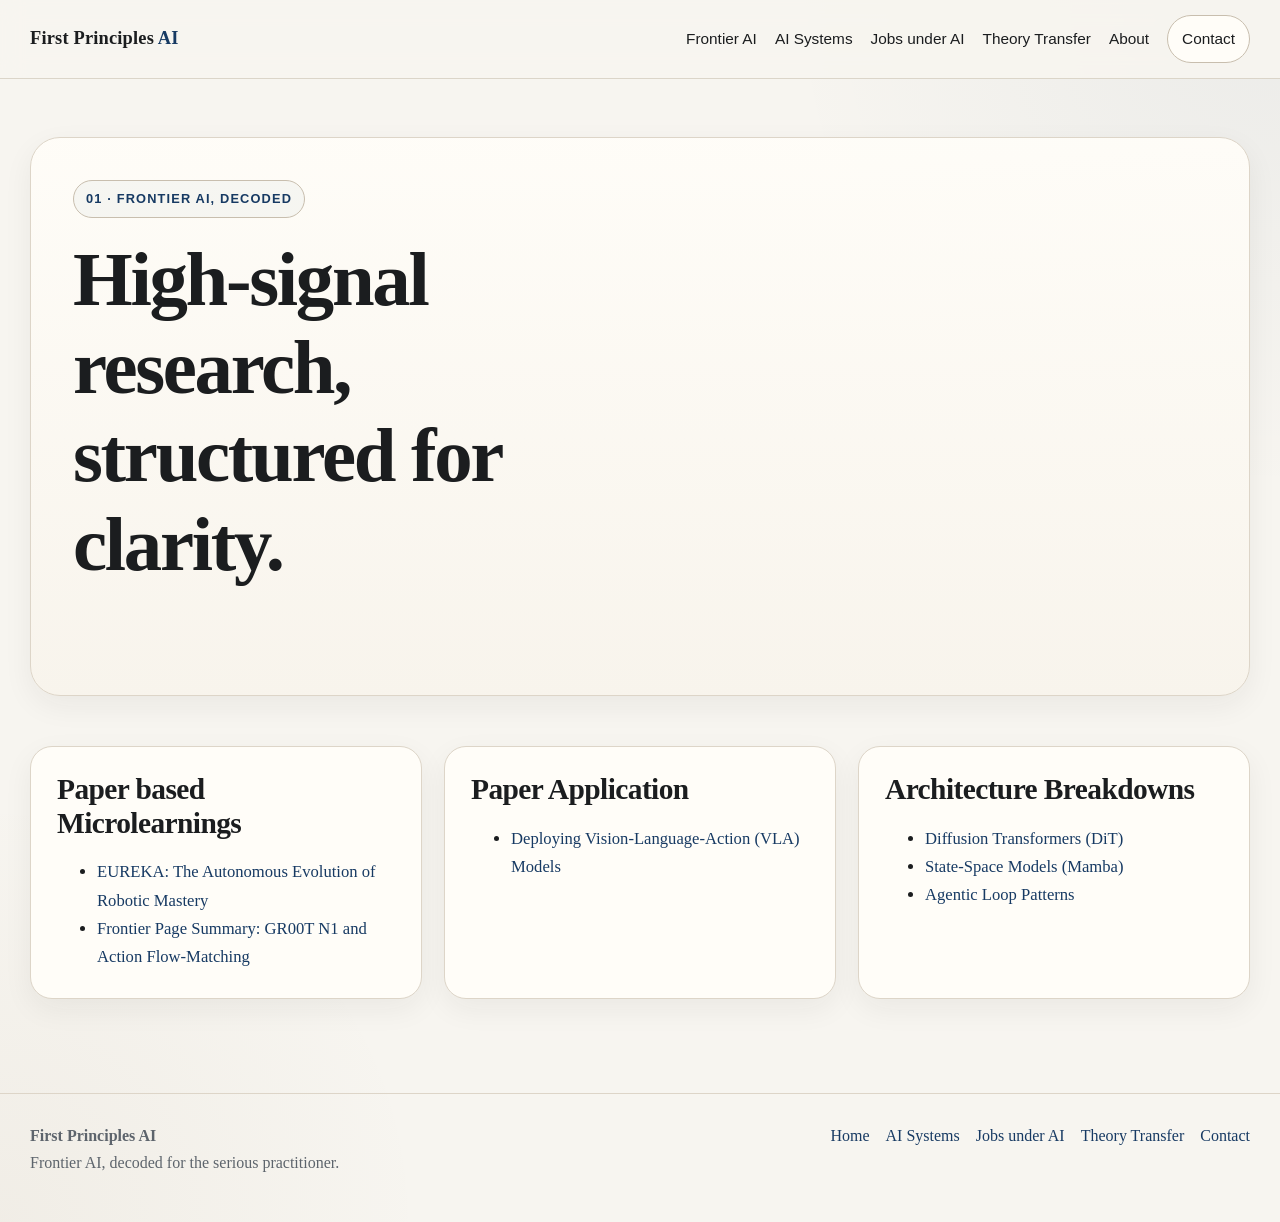
<file: frontier-ai.html>
<!DOCTYPE html>
<html lang="en">
<head>
  <meta charset="UTF-8" />
  <meta name="viewport" content="width=device-width, initial-scale=1.0" />
  <title>Frontier AI, decoded — First Principles AI</title>
  <meta name="description" content="Research interpretation, paper-based microlearning, and architectural deep dives." />
  <link rel="stylesheet" href="styles.css" />
</head>
<body>
  <header class="site-header">
    <div class="container header-inner">
      <a class="brand" href="index.html">First Principles <span>AI</span></a>
      <nav class="main-nav">
        <a href="frontier-ai.html" class="active">Frontier AI</a>
        <a href="ai-systems.html">AI Systems</a>
        <a href="job-architecture.html">Jobs under AI</a>
        <a href="theory-transfer.html">Theory Transfer</a>
        <a href="about.html">About</a>
        <a class="cta-link" href="contact.html">Contact</a>
      </nav>
    </div>
  </header>

  <main>
    <section class="page-hero">
      <div class="container">
        <div class="hero-card">
          <div class="eyebrow">01 · Frontier AI, decoded</div>
          <h1 class="page-title">High-signal research, structured for clarity.</h1>
        </div>
      </div>
    </section>

    <section class="section">
      <div class="container">
        <div class="grid-3">
          
          <div class="card">
            <h2>Paper based Microlearnings</h2>
            <ul class="article-list-simple">
              <li>
                <a href="paper_microlearnings/eureka_human_level_reward_design/eureka_human_level_reward_design.html">
                  EUREKA: The Autonomous Evolution of Robotic Mastery
                </a>
              </li>
              <li>
                <a href="paper_microlearnings/frontier-page-summary/frontier-page-summary.html">
                  Frontier Page Summary: GR00T N1 and Action Flow-Matching
                </a>
              </li>
            </ul>
          </div>

          <div class="card">
            <h2>Paper Application</h2>
            <ul class="article-list-simple">
              <li>
                <a href="paper_applications/vla_deployment_guide/index.html">
                  Deploying Vision-Language-Action (VLA) Models
                </a>
              </li>
            </ul>
          </div>

          <div class="card">
            <h2>Architecture Breakdowns</h2>
            <ul class="article-list-simple">
              <li>
                <a href="architecture_breakdowns/dit_deep_dive/index.html">
                  Diffusion Transformers (DiT)
                </a>
              </li>
              <li>
                <a href="architecture_breakdowns/ssm_mamba/index.html">
                  State-Space Models (Mamba)
                </a>
              </li>
              <li>
                <a href="architecture_breakdowns/agentic_workflows/index.html">
                  Agentic Loop Patterns
                </a>
              </li>
            </ul>
          </div>

        </div>
      </div>
    </section>
  </main>

  <footer class="site-footer">
    <div class="container footer-grid">
      <div>
        <strong>First Principles AI</strong><br />
        Frontier AI, decoded for the serious practitioner.
      </div>
      <div class="footer-links">
        <a href="index.html">Home</a>
        <a href="ai-systems.html">AI Systems</a>
        <a href="job-architecture.html">Jobs under AI</a>
        <a href="theory-transfer.html">Theory Transfer</a>
        <a href="contact.html">Contact</a>
      </div>
    </div>
  </footer>
</body>
</html>
</file>
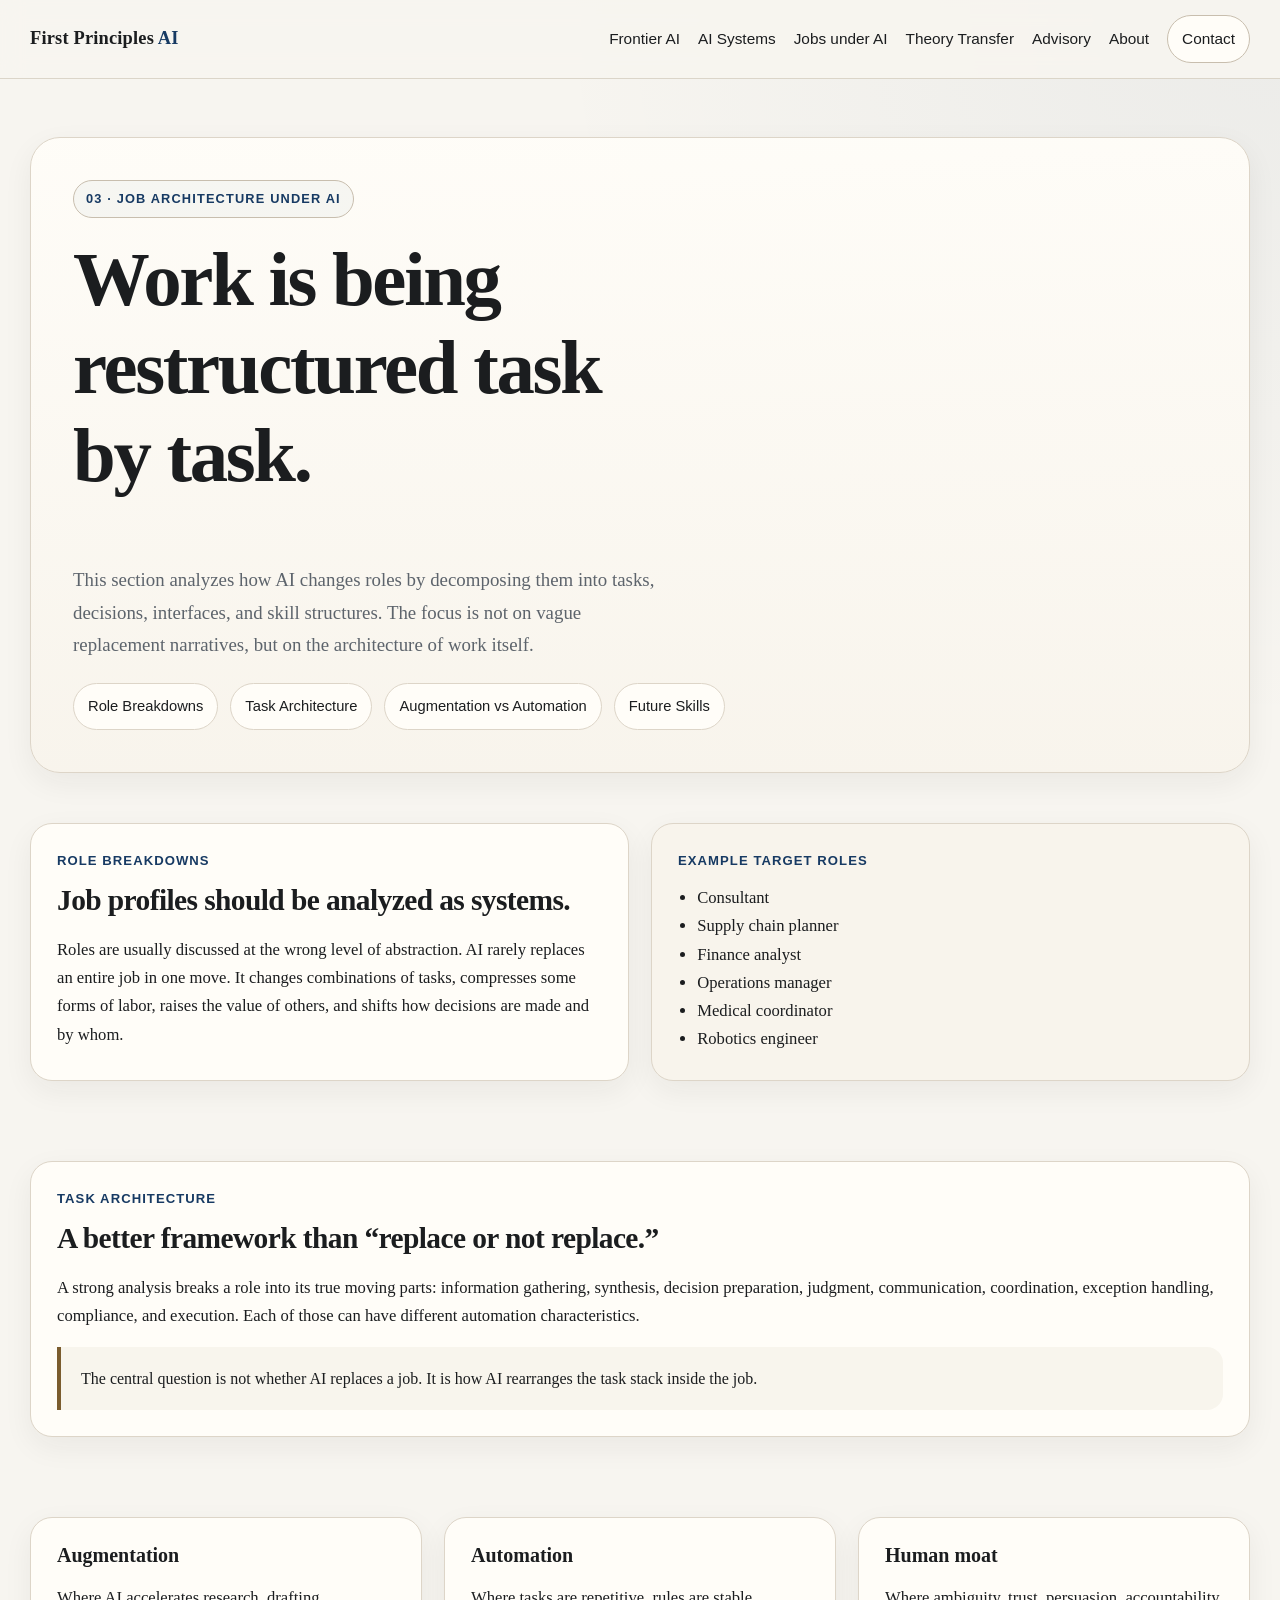
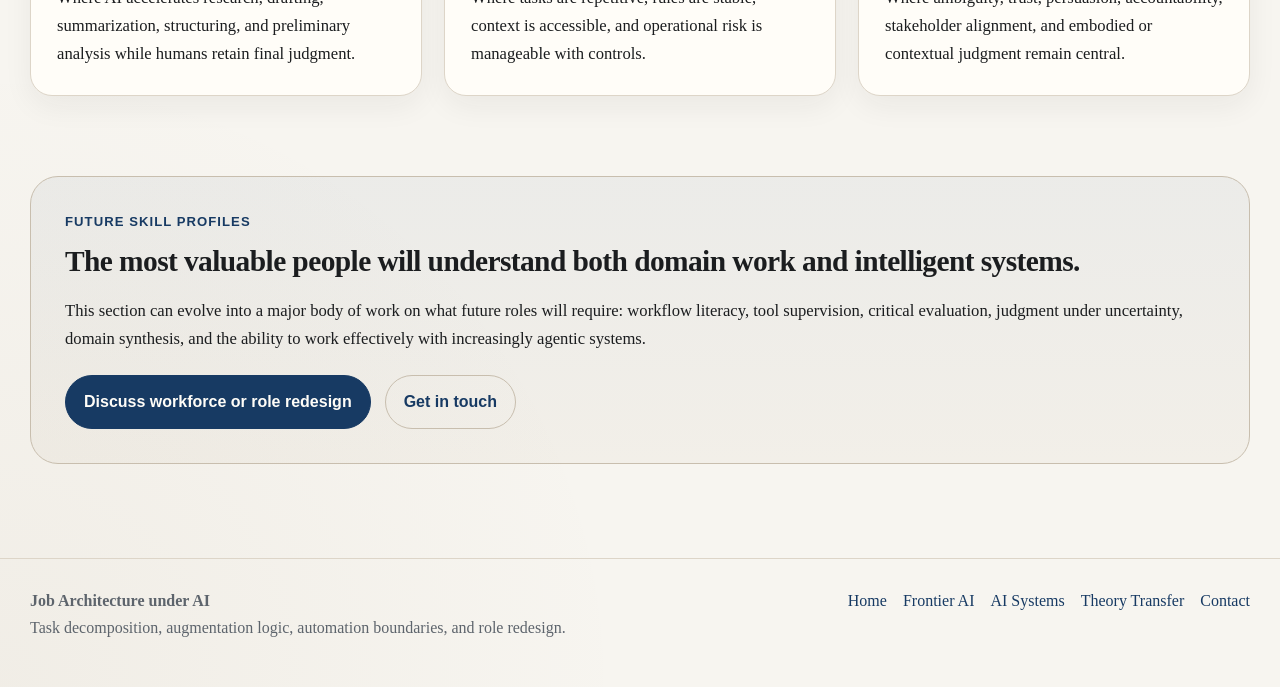
<file: job-architecture.html>
<!DOCTYPE html>
<html lang="en">
<head>
  <meta charset="UTF-8" />
  <meta name="viewport" content="width=device-width, initial-scale=1.0" />
  <title>Job Architecture under AI — First Principles AI</title>
  <meta name="description" content="Task-based analysis of roles, work redesign, augmentation, and automation under AI." />
  <link rel="stylesheet" href="styles.css" />
</head>
<body>
  <header class="site-header">
    <div class="container header-inner">
      <a class="brand" href="index.html">First Principles <span>AI</span></a>
      <nav class="main-nav">
        <a href="frontier-ai.html">Frontier AI</a>
        <a href="ai-systems.html">AI Systems</a>
        <a href="job-architecture.html">Jobs under AI</a>
        <a href="theory-transfer.html">Theory Transfer</a>
        <a href="advisory.html">Advisory</a>
        <a href="about.html">About</a>
        <a class="cta-link" href="contact.html">Contact</a>
      </nav>
    </div>
  </header>

  <main>
    <section class="page-hero">
      <div class="container">
        <div class="hero-card">
          <div class="eyebrow">03 · Job Architecture under AI</div>
          <h1 class="page-title">Work is being restructured task by task.</h1>
          <p class="lead">
            This section analyzes how AI changes roles by decomposing them into tasks, decisions, interfaces, and skill structures. The focus is not on vague replacement narratives, but on the architecture of work itself.
          </p>
          <div class="subnav">
            <a href="#roles">Role Breakdowns</a>
            <a href="#tasks">Task Architecture</a>
            <a href="#augmentation">Augmentation vs Automation</a>
            <a href="#skills">Future Skills</a>
          </div>
        </div>
      </div>
    </section>

    <section id="roles" class="section">
      <div class="container grid-2">
        <article class="card">
          <div class="kicker">Role Breakdowns</div>
          <h2>Job profiles should be analyzed as systems.</h2>
          <p>
            Roles are usually discussed at the wrong level of abstraction. AI rarely replaces an entire job in one move. It changes combinations of tasks, compresses some forms of labor, raises the value of others, and shifts how decisions are made and by whom.
          </p>
        </article>

        <article class="card soft">
          <div class="kicker">Example target roles</div>
          <ul class="feature-list">
            <li>Consultant</li>
            <li>Supply chain planner</li>
            <li>Finance analyst</li>
            <li>Operations manager</li>
            <li>Medical coordinator</li>
            <li>Robotics engineer</li>
          </ul>
        </article>
      </div>
    </section>

    <section id="tasks" class="section">
      <div class="container">
        <div class="card">
          <div class="kicker">Task Architecture</div>
          <h2>A better framework than “replace or not replace.”</h2>
          <p>
            A strong analysis breaks a role into its true moving parts: information gathering, synthesis, decision preparation, judgment, communication, coordination, exception handling, compliance, and execution. Each of those can have different automation characteristics.
          </p>
          <div class="callout">
            The central question is not whether AI replaces a job. It is how AI rearranges the task stack inside the job.
          </div>
        </div>
      </div>
    </section>

    <section id="augmentation" class="section">
      <div class="container grid-3">
        <article class="card">
          <h3>Augmentation</h3>
          <p>Where AI accelerates research, drafting, summarization, structuring, and preliminary analysis while humans retain final judgment.</p>
        </article>

        <article class="card">
          <h3>Automation</h3>
          <p>Where tasks are repetitive, rules are stable, context is accessible, and operational risk is manageable with controls.</p>
        </article>

        <article class="card">
          <h3>Human moat</h3>
          <p>Where ambiguity, trust, persuasion, accountability, stakeholder alignment, and embodied or contextual judgment remain central.</p>
        </article>
      </div>
    </section>

    <section id="skills" class="section">
      <div class="container">
        <div class="cta-panel">
          <div class="kicker">Future Skill Profiles</div>
          <h2>The most valuable people will understand both domain work and intelligent systems.</h2>
          <p>
            This section can evolve into a major body of work on what future roles will require: workflow literacy, tool supervision, critical evaluation, judgment under uncertainty, domain synthesis, and the ability to work effectively with increasingly agentic systems.
          </p>
          <div class="button-row">
            <a class="button" href="advisory.html">Discuss workforce or role redesign</a>
            <a class="button secondary" href="contact.html">Get in touch</a>
          </div>
        </div>
      </div>
    </section>
  </main>

  <footer class="site-footer">
    <div class="container footer-grid">
      <div>
        <strong>Job Architecture under AI</strong><br />
        Task decomposition, augmentation logic, automation boundaries, and role redesign.
      </div>
      <div class="footer-links">
        <a href="index.html">Home</a>
        <a href="frontier-ai.html">Frontier AI</a>
        <a href="ai-systems.html">AI Systems</a>
        <a href="theory-transfer.html">Theory Transfer</a>
        <a href="contact.html">Contact</a>
      </div>
    </div>
  </footer>
</body>
</html>
</file>
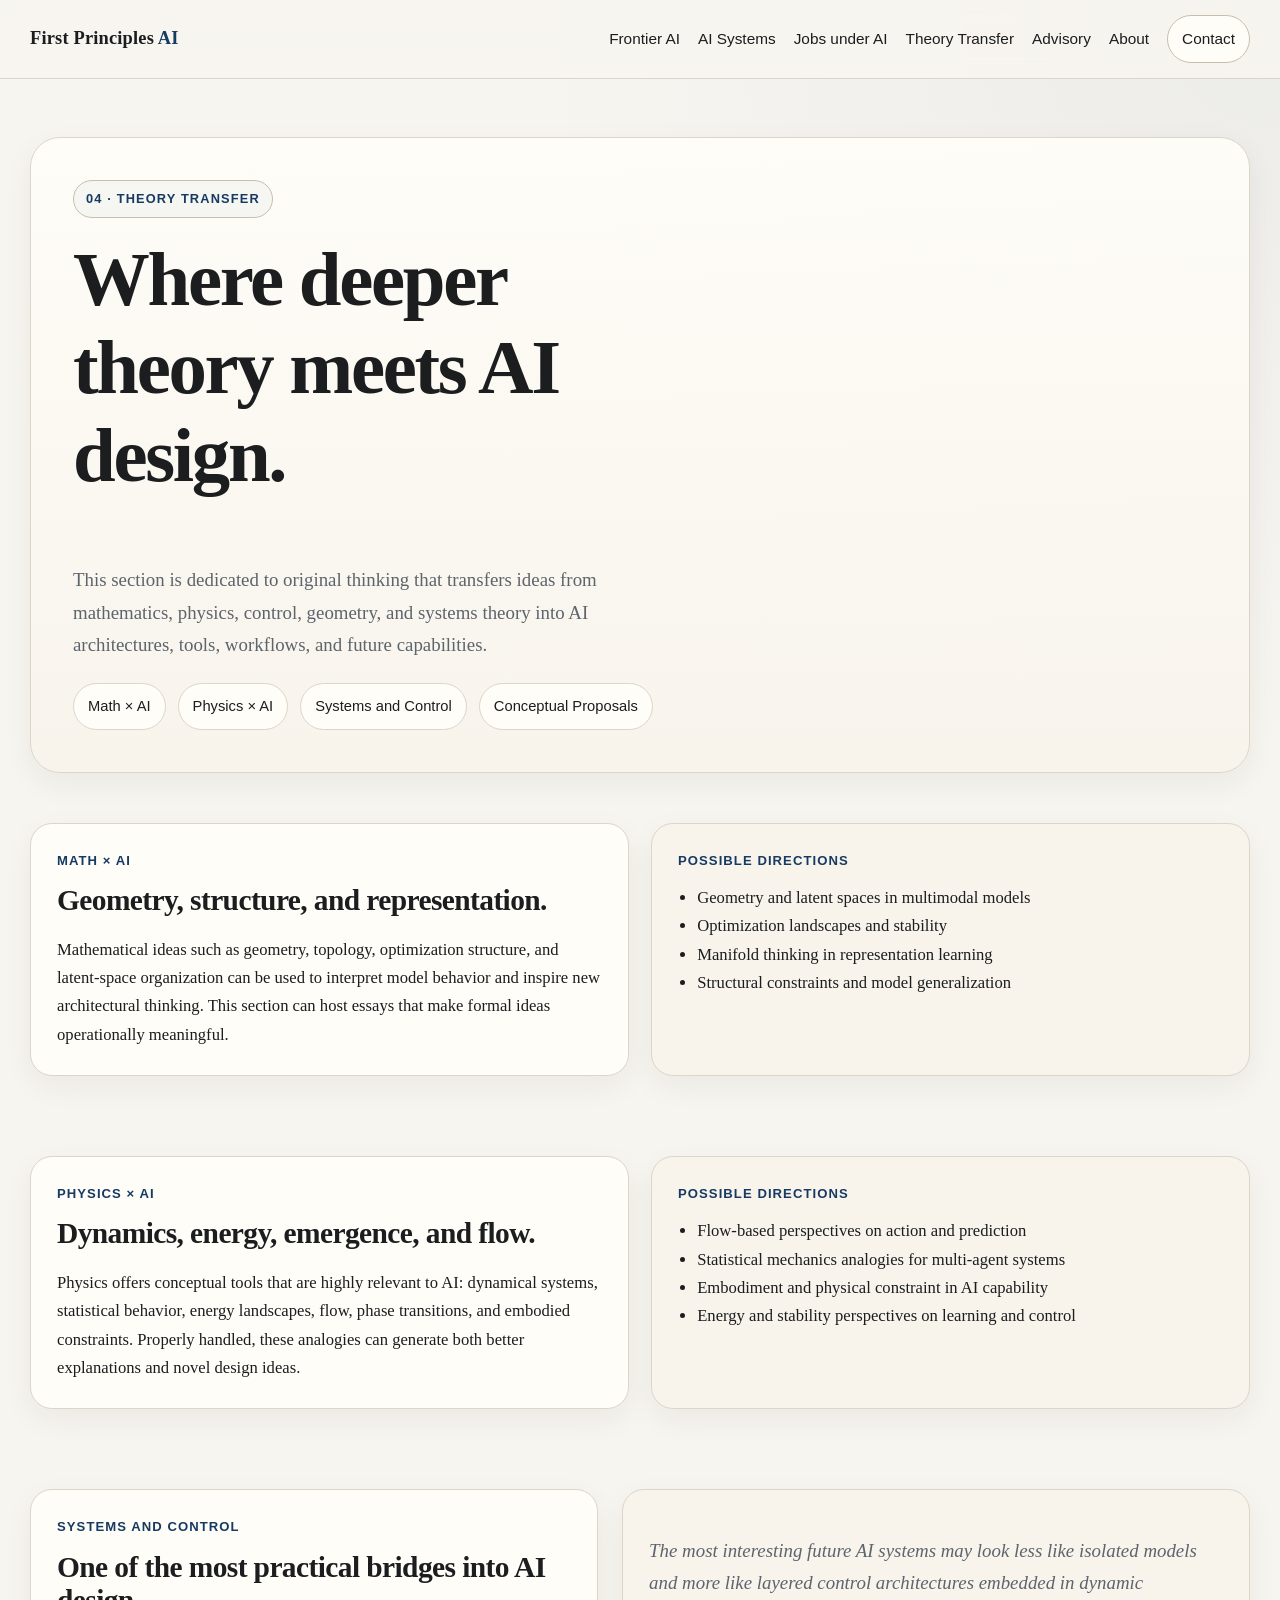
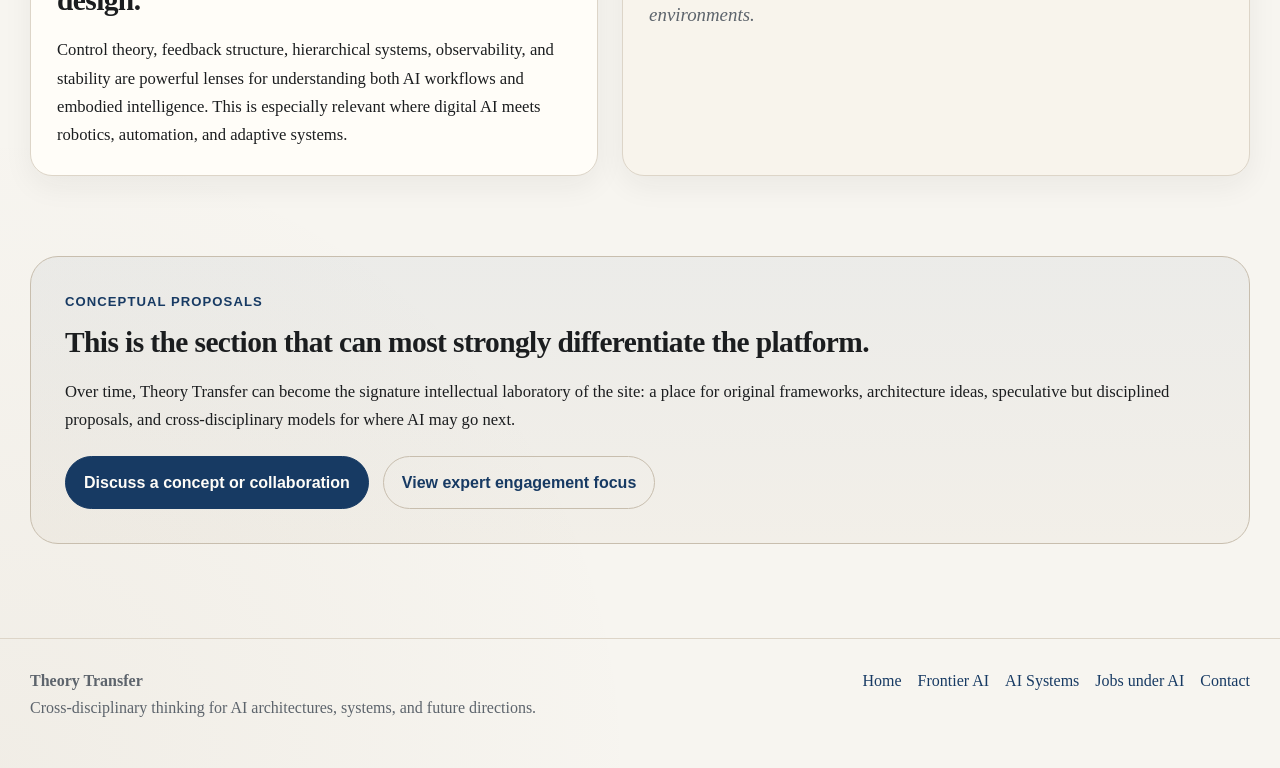
<file: theory-transfer.html>
<!DOCTYPE html>
<html lang="en">
<head>
  <meta charset="UTF-8" />
  <meta name="viewport" content="width=device-width, initial-scale=1.0" />
  <title>Theory Transfer — First Principles AI</title>
  <meta name="description" content="Cross-disciplinary AI thinking at the intersection of mathematics, physics, engineering, and systems theory." />
  <link rel="stylesheet" href="styles.css" />
</head>
<body>
  <header class="site-header">
    <div class="container header-inner">
      <a class="brand" href="index.html">First Principles <span>AI</span></a>
      <nav class="main-nav">
        <a href="frontier-ai.html">Frontier AI</a>
        <a href="ai-systems.html">AI Systems</a>
        <a href="job-architecture.html">Jobs under AI</a>
        <a href="theory-transfer.html">Theory Transfer</a>
        <a href="advisory.html">Advisory</a>
        <a href="about.html">About</a>
        <a class="cta-link" href="contact.html">Contact</a>
      </nav>
    </div>
  </header>

  <main>
    <section class="page-hero">
      <div class="container">
        <div class="hero-card">
          <div class="eyebrow">04 · Theory Transfer</div>
          <h1 class="page-title">Where deeper theory meets AI design.</h1>
          <p class="lead">
            This section is dedicated to original thinking that transfers ideas from mathematics, physics, control, geometry, and systems theory into AI architectures, tools, workflows, and future capabilities.
          </p>
          <div class="subnav">
            <a href="#math">Math × AI</a>
            <a href="#physics">Physics × AI</a>
            <a href="#systems">Systems and Control</a>
            <a href="#proposals">Conceptual Proposals</a>
          </div>
        </div>
      </div>
    </section>

    <section id="math" class="section">
      <div class="container grid-2">
        <article class="card">
          <div class="kicker">Math × AI</div>
          <h2>Geometry, structure, and representation.</h2>
          <p>
            Mathematical ideas such as geometry, topology, optimization structure, and latent-space organization can be used to interpret model behavior and inspire new architectural thinking. This section can host essays that make formal ideas operationally meaningful.
          </p>
        </article>

        <article class="card soft">
          <div class="kicker">Possible directions</div>
          <ul class="feature-list">
            <li>Geometry and latent spaces in multimodal models</li>
            <li>Optimization landscapes and stability</li>
            <li>Manifold thinking in representation learning</li>
            <li>Structural constraints and model generalization</li>
          </ul>
        </article>
      </div>
    </section>

    <section id="physics" class="section">
      <div class="container grid-2">
        <article class="card">
          <div class="kicker">Physics × AI</div>
          <h2>Dynamics, energy, emergence, and flow.</h2>
          <p>
            Physics offers conceptual tools that are highly relevant to AI: dynamical systems, statistical behavior, energy landscapes, flow, phase transitions, and embodied constraints. Properly handled, these analogies can generate both better explanations and novel design ideas.
          </p>
        </article>

        <article class="card soft">
          <div class="kicker">Possible directions</div>
          <ul class="feature-list">
            <li>Flow-based perspectives on action and prediction</li>
            <li>Statistical mechanics analogies for multi-agent systems</li>
            <li>Embodiment and physical constraint in AI capability</li>
            <li>Energy and stability perspectives on learning and control</li>
          </ul>
        </article>
      </div>
    </section>

    <section id="systems" class="section">
      <div class="container split">
        <div class="card">
          <div class="kicker">Systems and Control</div>
          <h2>One of the most practical bridges into AI design.</h2>
          <p>
            Control theory, feedback structure, hierarchical systems, observability, and stability are powerful lenses for understanding both AI workflows and embodied intelligence. This is especially relevant where digital AI meets robotics, automation, and adaptive systems.
          </p>
        </div>

        <div class="card soft">
          <p class="quote">
            The most interesting future AI systems may look less like isolated models and more like layered control architectures embedded in dynamic environments.
          </p>
        </div>
      </div>
    </section>

    <section id="proposals" class="section">
      <div class="container">
        <div class="cta-panel">
          <div class="kicker">Conceptual Proposals</div>
          <h2>This is the section that can most strongly differentiate the platform.</h2>
          <p>
            Over time, Theory Transfer can become the signature intellectual laboratory of the site: a place for original frameworks, architecture ideas, speculative but disciplined proposals, and cross-disciplinary models for where AI may go next.
          </p>
          <div class="button-row">
            <a class="button" href="contact.html">Discuss a concept or collaboration</a>
            <a class="button secondary" href="advisory.html">View expert engagement focus</a>
          </div>
        </div>
      </div>
    </section>
  </main>

  <footer class="site-footer">
    <div class="container footer-grid">
      <div>
        <strong>Theory Transfer</strong><br />
        Cross-disciplinary thinking for AI architectures, systems, and future directions.
      </div>
      <div class="footer-links">
        <a href="index.html">Home</a>
        <a href="frontier-ai.html">Frontier AI</a>
        <a href="ai-systems.html">AI Systems</a>
        <a href="job-architecture.html">Jobs under AI</a>
        <a href="contact.html">Contact</a>
      </div>
    </div>
  </footer>
</body>
</html>
</file>
<file: styles.css>
:root {
  --bg: #f7f5f0;
  --bg-soft: #f1eee7;
  --surface: #fffdf8;
  --surface-2: #f8f4ec;
  --text: #1b1d1f;
  --muted: #5d646c;
  --line: #ddd5c8;
  --line-strong: #c8beae;
  --accent: #173a63;
  --accent-2: #7a5c2e;
  --max-width: 1220px;
  --radius: 22px;
  --radius-sm: 14px;
  --shadow: 0 10px 30px rgba(27, 29, 31, 0.06);
}

* {
  box-sizing: border-box;
}

html {
  scroll-behavior: smooth;
}

body {
  margin: 0;
  font-family: Georgia, "Times New Roman", serif;
  color: var(--text);
  background:
    radial-gradient(circle at top right, rgba(23, 58, 99, 0.05), transparent 28%),
    radial-gradient(circle at bottom left, rgba(122, 92, 46, 0.05), transparent 24%),
    var(--bg);
  line-height: 1.7;
}

a {
  color: var(--accent);
  text-decoration: none;
}

a:hover {
  text-decoration: underline;
}

img {
  max-width: 100%;
  display: block;
}

.container {
  width: min(calc(100% - 40px), var(--max-width));
  margin: 0 auto;
}

.site-header {
  position: sticky;
  top: 0;
  z-index: 20;
  backdrop-filter: blur(12px);
  background: rgba(247, 245, 240, 0.88);
  border-bottom: 1px solid rgba(200, 190, 174, 0.6);
}

.header-inner {
  display: flex;
  justify-content: space-between;
  align-items: center;
  min-height: 78px;
  gap: 24px;
}

.brand {
  font-size: 1.15rem;
  font-weight: 700;
  color: var(--text);
  letter-spacing: 0.01em;
}

.brand span {
  color: var(--accent);
}

.main-nav {
  display: flex;
  flex-wrap: wrap;
  gap: 18px;
  align-items: center;
}

.main-nav a {
  font-family: Arial, Helvetica, sans-serif;
  font-size: 0.96rem;
  color: var(--text);
}

.main-nav a.cta-link {
  padding: 10px 14px;
  border: 1px solid var(--line-strong);
  border-radius: 999px;
  background: var(--surface);
}

.hero {
  padding: 76px 0 54px;
}

.hero-card {
  background: linear-gradient(180deg, rgba(255, 253, 248, 0.94), rgba(248, 244, 236, 0.96));
  border: 1px solid var(--line);
  border-radius: 30px;
  box-shadow: var(--shadow);
  padding: 52px;
}

.eyebrow {
  display: inline-block;
  margin-bottom: 18px;
  padding: 7px 12px;
  border: 1px solid var(--line-strong);
  border-radius: 999px;
  color: var(--accent);
  font-family: Arial, Helvetica, sans-serif;
  font-size: 0.8rem;
  font-weight: 700;
  letter-spacing: 0.09em;
  text-transform: uppercase;
  background: rgba(23, 58, 99, 0.03);
}

.hero-grid {
  display: grid;
  grid-template-columns: 1.25fr 0.75fr;
  gap: 34px;
  align-items: end;
}

h1,
h2,
h3,
h4 {
  margin-top: 0;
  color: var(--text);
  line-height: 1.15;
}

h1 {
  font-size: clamp(2.6rem, 6vw, 5rem);
  letter-spacing: -0.03em;
  max-width: 11ch;
}

h2 {
  font-size: clamp(1.8rem, 2.3vw, 2.7rem);
  letter-spacing: -0.02em;
  margin-bottom: 18px;
}

h3 {
  font-size: 1.25rem;
  margin-bottom: 10px;
}

p,
li {
  font-size: 1.04rem;
  color: var(--text);
}

.lead {
  font-size: 1.18rem;
  color: var(--muted);
  max-width: 62ch;
  margin-bottom: 0;
}

.hero-stats {
  display: grid;
  grid-template-columns: repeat(2, 1fr);
  gap: 14px;
}

.stat-card {
  border: 1px solid var(--line);
  border-radius: 18px;
  padding: 18px;
  background: rgba(255, 255, 255, 0.55);
}

.stat-card strong {
  display: block;
  font-family: Arial, Helvetica, sans-serif;
  font-size: 1.6rem;
  color: var(--accent);
  margin-bottom: 6px;
}

.section {
  padding: 22px 0 58px;
}

.section-head {
  display: flex;
  justify-content: space-between;
  gap: 20px;
  align-items: end;
  margin-bottom: 24px;
}

.kicker {
  font-family: Arial, Helvetica, sans-serif;
  color: var(--accent);
  font-size: 0.82rem;
  font-weight: 700;
  letter-spacing: 0.08em;
  text-transform: uppercase;
  margin-bottom: 12px;
}

.grid-2 {
  display: grid;
  grid-template-columns: 1fr 1fr;
  gap: 22px;
}

.grid-3 {
  display: grid;
  grid-template-columns: repeat(3, 1fr);
  gap: 22px;
}

.grid-4 {
  display: grid;
  grid-template-columns: repeat(4, 1fr);
  gap: 22px;
}

.card {
  background: var(--surface);
  border: 1px solid var(--line);
  border-radius: var(--radius);
  box-shadow: var(--shadow);
  padding: 26px;
}

.card.soft {
  background: var(--surface-2);
}

.card h3,
.card h4 {
  margin-bottom: 10px;
}

.card p:last-child,
.card ul:last-child {
  margin-bottom: 0;
}

.pillar-card {
  display: flex;
  flex-direction: column;
  min-height: 260px;
}

.pillar-card .meta {
  font-family: Arial, Helvetica, sans-serif;
  font-size: 0.82rem;
  color: var(--accent-2);
  text-transform: uppercase;
  letter-spacing: 0.08em;
  font-weight: 700;
  margin-bottom: 10px;
}

.pillar-card .link-row {
  margin-top: auto;
  padding-top: 16px;
  font-family: Arial, Helvetica, sans-serif;
  font-weight: 700;
}

.list-clean {
  list-style: none;
  padding: 0;
  margin: 0;
}

.list-clean li + li {
  margin-top: 12px;
}

.feature-list {
  margin: 0;
  padding-left: 1.2rem;
}

.split {
  display: grid;
  grid-template-columns: 0.95fr 1.05fr;
  gap: 24px;
}

.callout {
  border-left: 4px solid var(--accent-2);
  padding: 18px 20px;
  background: rgba(122, 92, 46, 0.05);
  border-radius: 0 16px 16px 0;
}

.quote {
  font-size: 1.18rem;
  font-style: italic;
  color: var(--muted);
}

.page-hero {
  padding: 58px 0 28px;
}

.page-hero .hero-card {
  padding: 42px;
}

.page-title {
  max-width: 14ch;
}

.subnav {
  display: flex;
  flex-wrap: wrap;
  gap: 12px;
  margin-top: 22px;
}

.subnav a {
  display: inline-block;
  padding: 10px 14px;
  border: 1px solid var(--line);
  border-radius: 999px;
  background: var(--surface);
  font-family: Arial, Helvetica, sans-serif;
  font-size: 0.92rem;
  color: var(--text);
}

.article-list .item + .item {
  margin-top: 18px;
}

.item {
  padding-bottom: 18px;
  border-bottom: 1px solid var(--line);
}

.item:last-child {
  border-bottom: 0;
  padding-bottom: 0;
}

.item .meta {
  font-family: Arial, Helvetica, sans-serif;
  font-size: 0.82rem;
  color: var(--accent-2);
  text-transform: uppercase;
  letter-spacing: 0.08em;
  font-weight: 700;
  margin-bottom: 8px;
}

.item h3 {
  margin-bottom: 8px;
}

.cta-panel {
  background: linear-gradient(180deg, rgba(23, 58, 99, 0.05), rgba(122, 92, 46, 0.04));
  border: 1px solid var(--line-strong);
  border-radius: 28px;
  padding: 34px;
}

.button-row {
  display: flex;
  flex-wrap: wrap;
  gap: 14px;
  margin-top: 22px;
}

.button {
  display: inline-block;
  padding: 12px 18px;
  border-radius: 999px;
  border: 1px solid var(--accent);
  font-family: Arial, Helvetica, sans-serif;
  font-weight: 700;
  color: var(--surface);
  background: var(--accent);
}

.button.secondary {
  color: var(--accent);
  background: transparent;
  border-color: var(--line-strong);
}

.note {
  font-family: Arial, Helvetica, sans-serif;
  font-size: 0.94rem;
  color: var(--muted);
}

.site-footer {
  margin-top: 36px;
  border-top: 1px solid var(--line);
  padding: 28px 0 46px;
  color: var(--muted);
}

.footer-grid {
  display: grid;
  grid-template-columns: 1.2fr 0.8fr;
  gap: 22px;
}

.footer-links {
  display: flex;
  flex-wrap: wrap;
  gap: 16px;
  justify-content: flex-end;
}

.tag {
  display: inline-block;
  margin-right: 8px;
  margin-bottom: 8px;
  padding: 6px 10px;
  border: 1px solid var(--line);
  border-radius: 999px;
  font-family: Arial, Helvetica, sans-serif;
  font-size: 0.84rem;
  color: var(--muted);
  background: var(--surface);
}

@media (max-width: 980px) {
  .hero-grid,
  .grid-4,
  .grid-3,
  .grid-2,
  .split,
  .footer-grid {
    grid-template-columns: 1fr;
  }

  .section-head {
    display: block;
  }

  .footer-links {
    justify-content: flex-start;
  }
}

@media (max-width: 720px) {
  .hero-card,
  .page-hero .hero-card,
  .card,
  .cta-panel {
    padding: 24px;
  }

  .header-inner {
    align-items: flex-start;
    padding: 14px 0;
    flex-direction: column;
  }

  .main-nav {
    gap: 12px;
  }

  h1 {
    max-width: none;
  }

  .impressum {
  margin-top: 2rem;
  padding-top: 1.25rem;
  border-top: 1px solid rgba(255, 255, 255, 0.12);
  font-size: 0.95rem;
  line-height: 1.7;
  opacity: 0.9;
}

.impressum a {
  color: inherit;
  text-decoration: underline;
}
}
</file>
